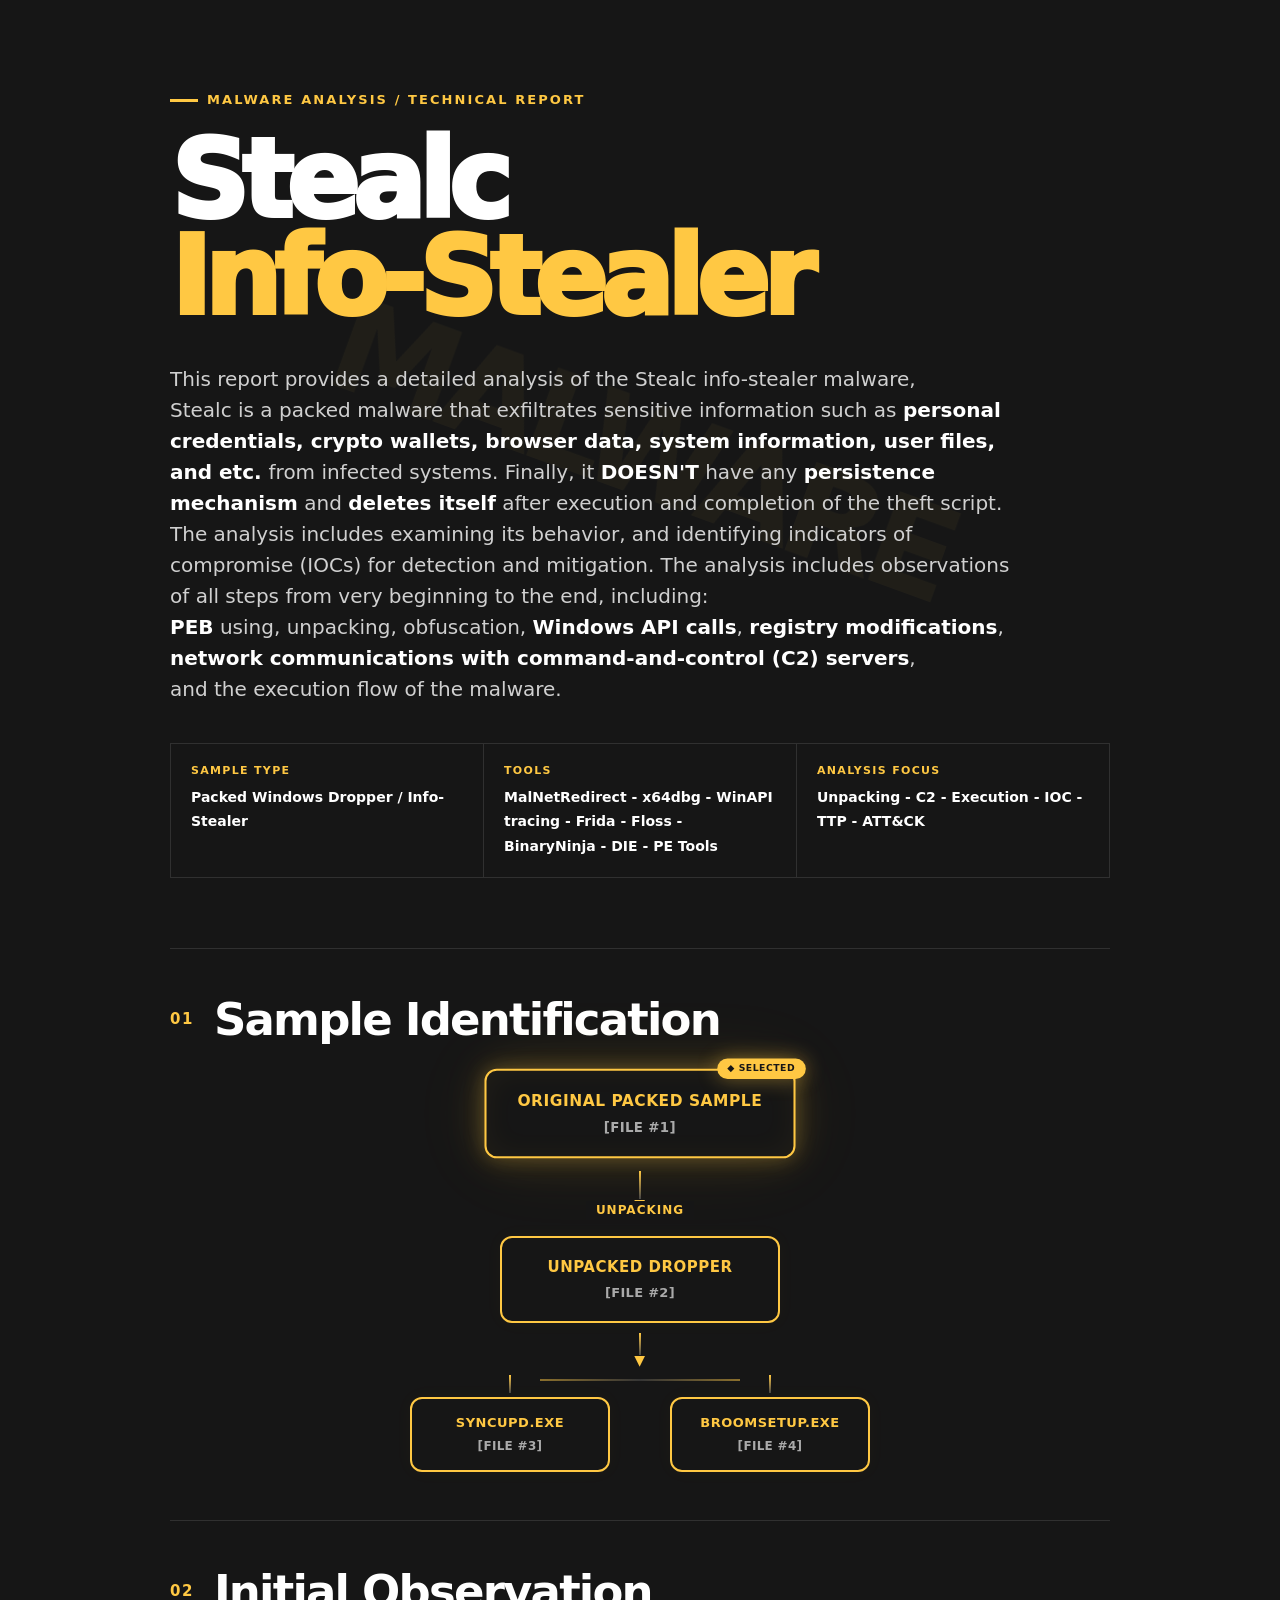
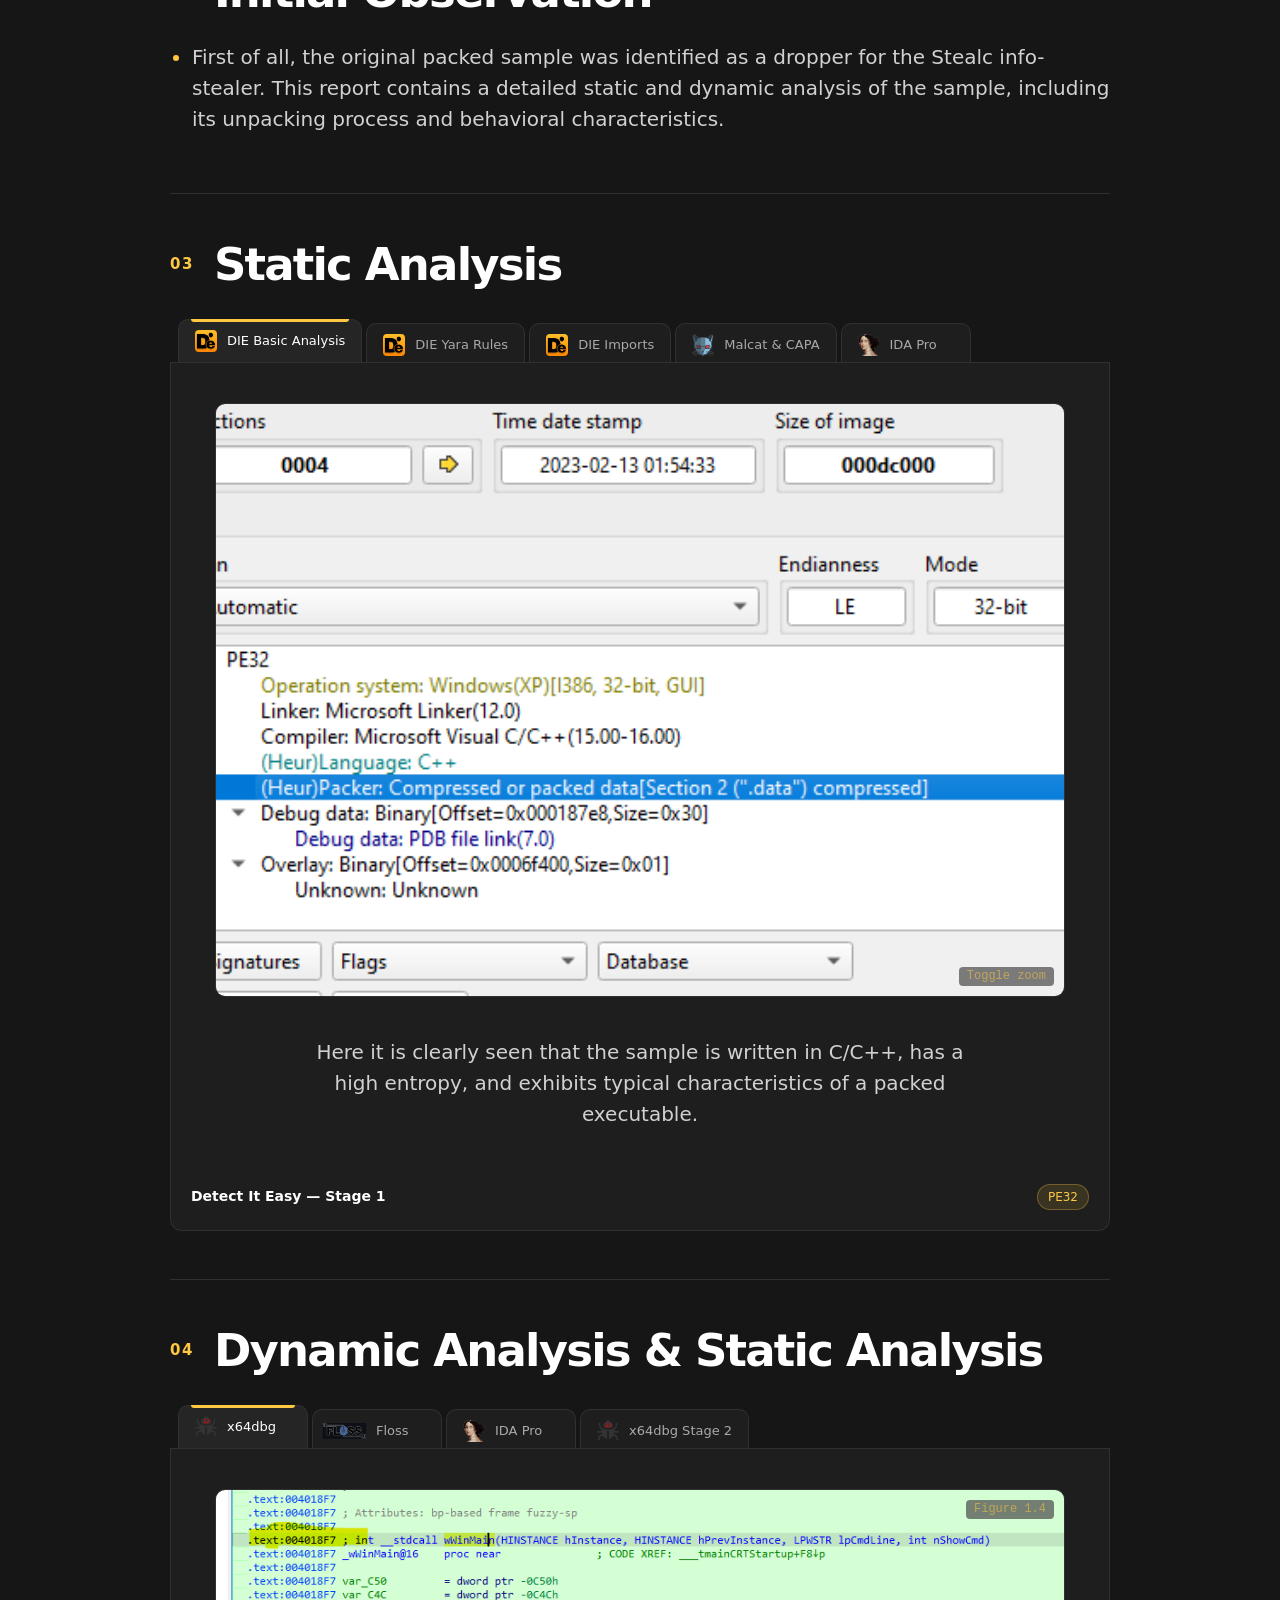
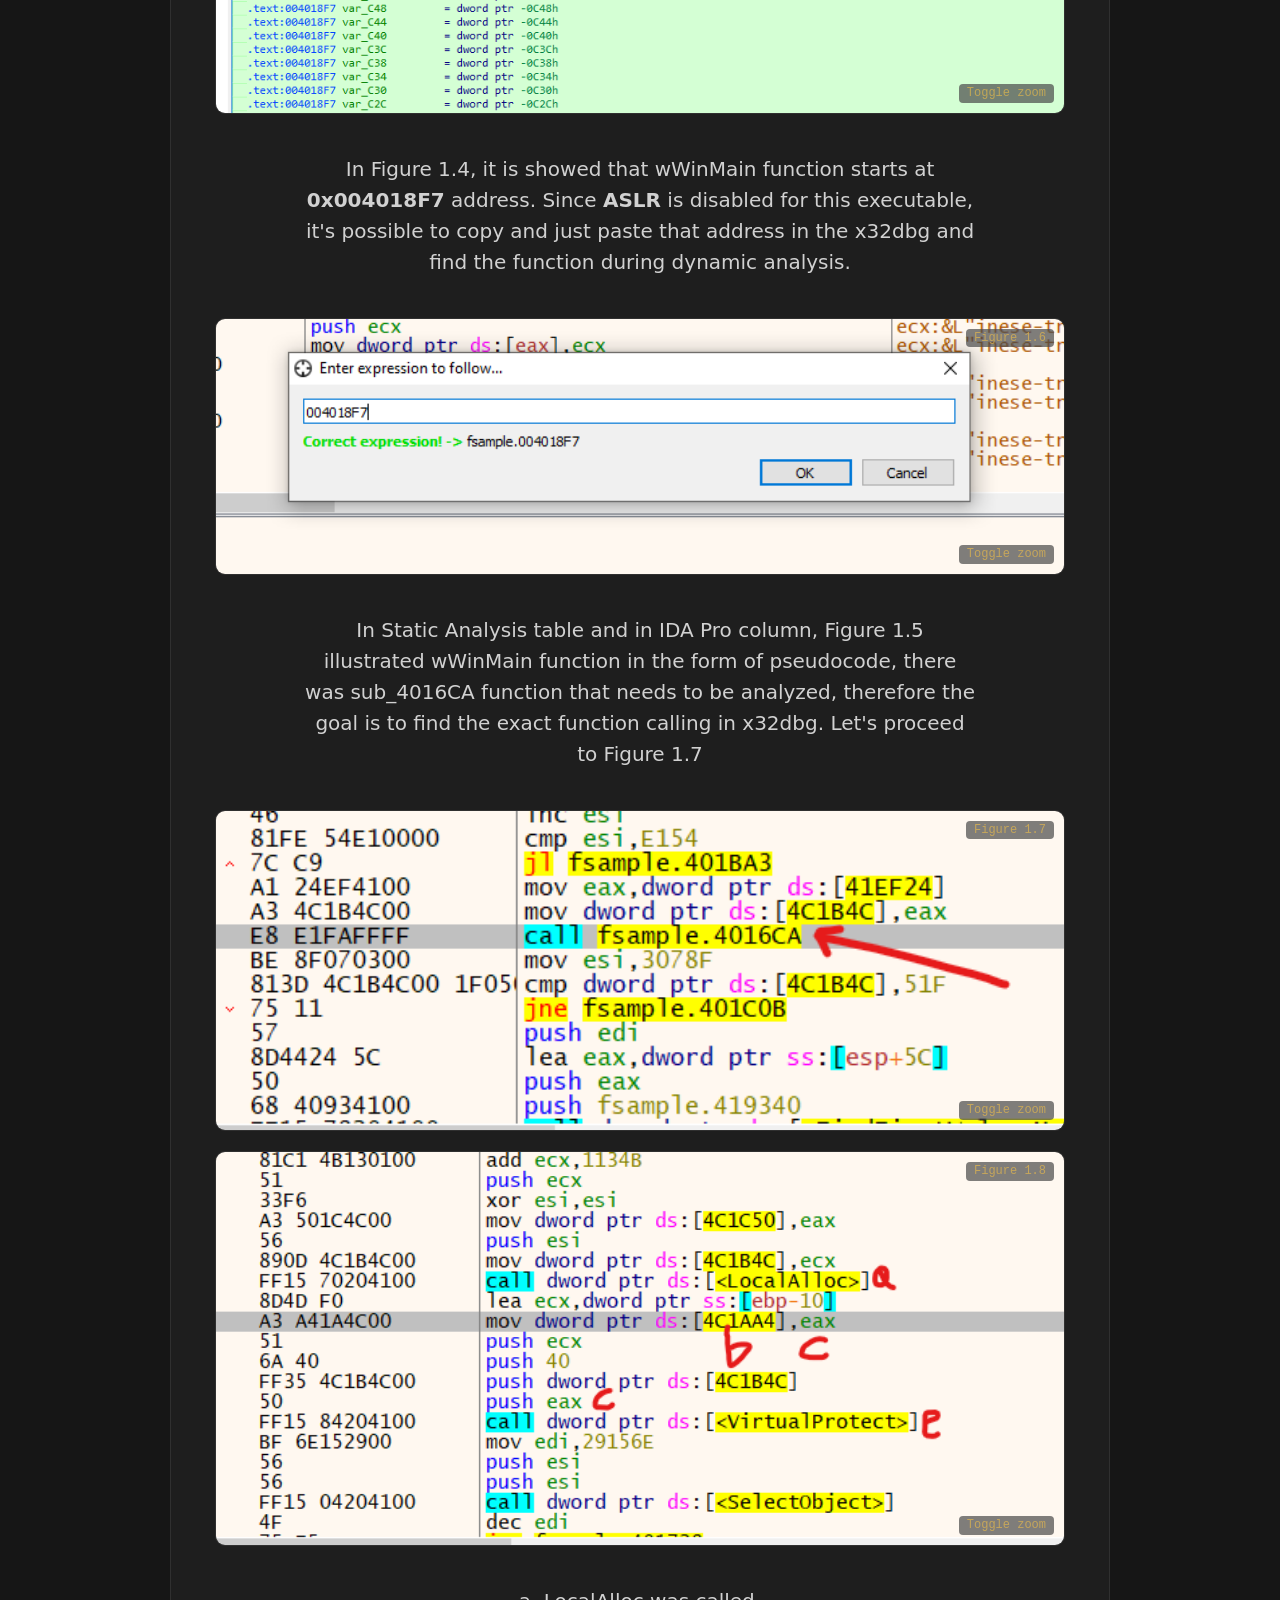
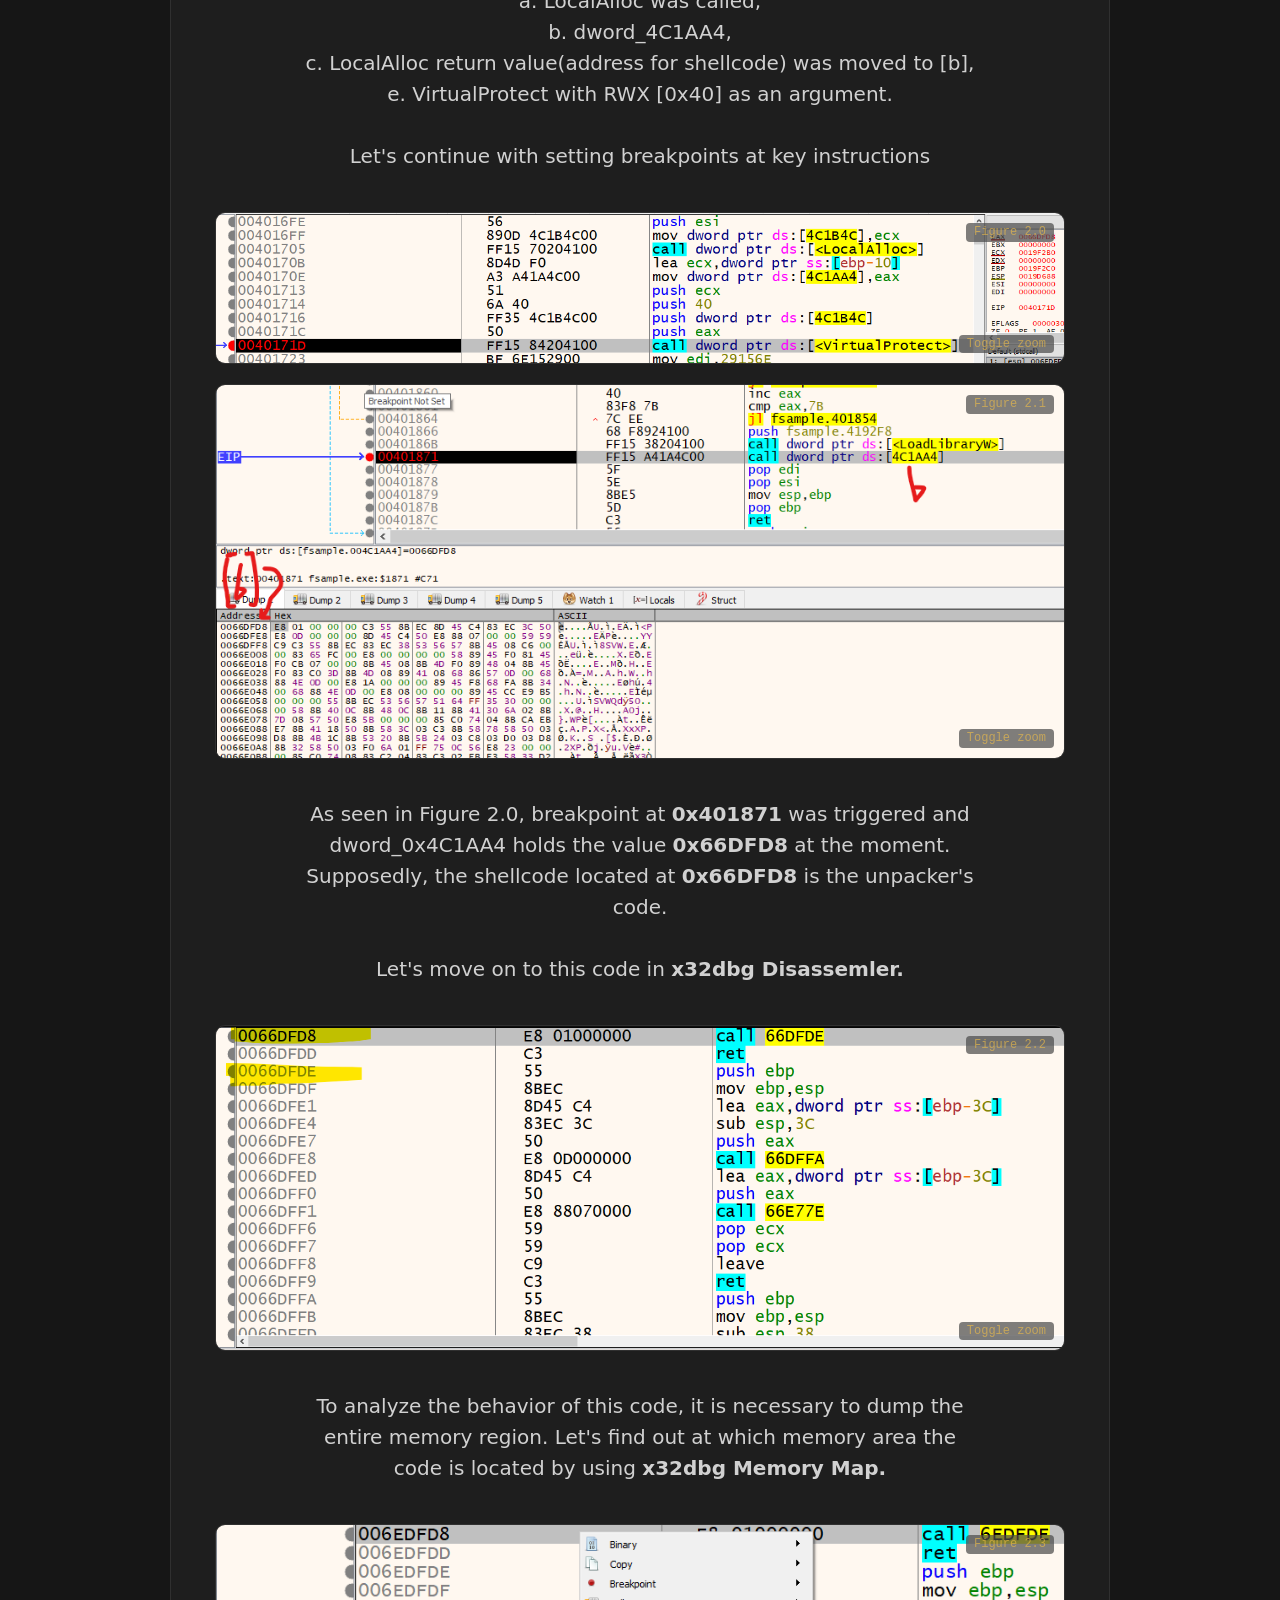
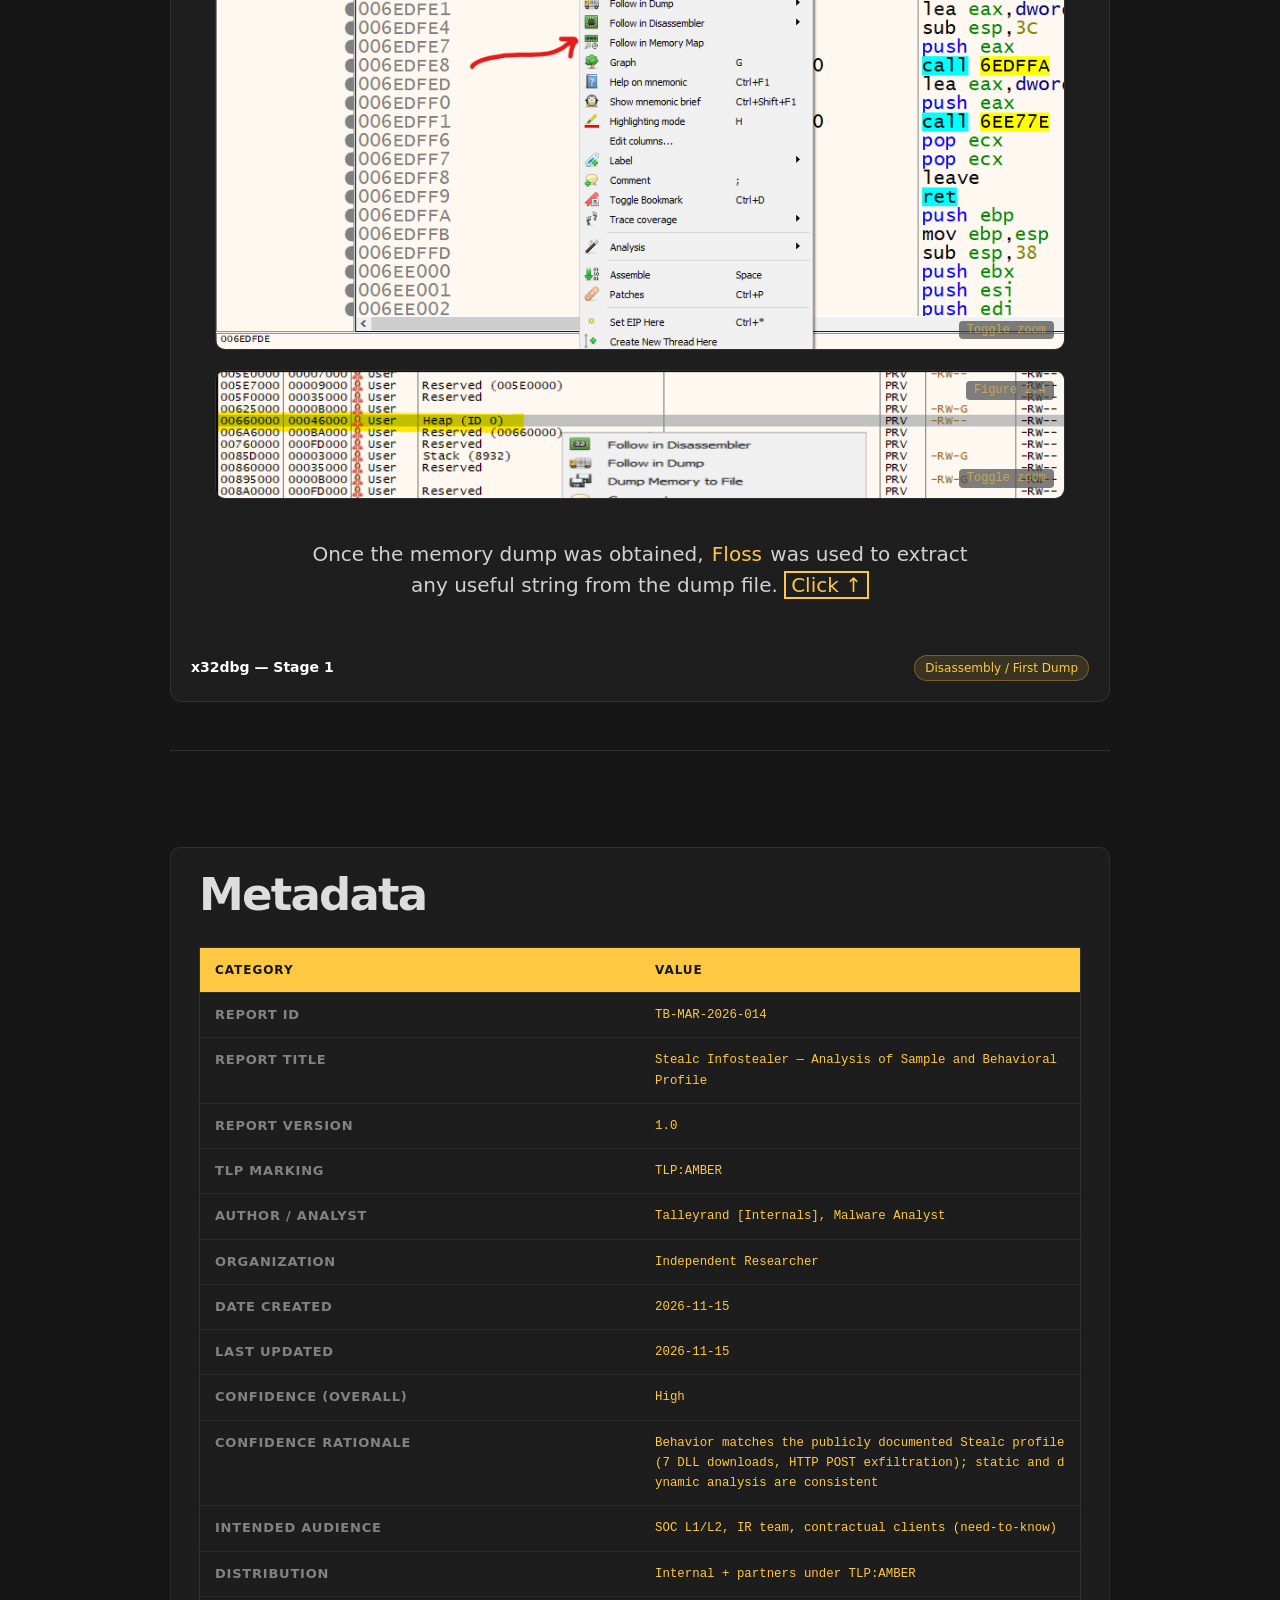
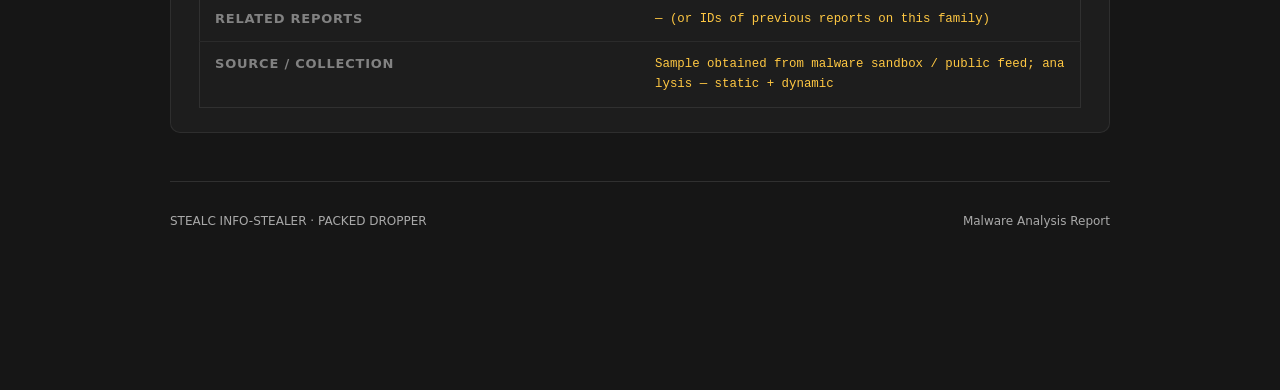
<file: StealcReport/index.html>
<!DOCTYPE html>
<html lang="en">
<head>
<meta charset="UTF-8">
<title>Stealc Info-Stealer — Malware Analysis Report</title>
<meta name="viewport" content="width=device-width, initial-scale=1.0">
<link rel="stylesheet" href="css/style.css">
<script src="js/script.js" defer></script>
</head>

<body>

<main class="container">
  <header>
    <div class="header-content">
      <div class="eyebrow">Malware Analysis / Technical Report</div>
      <h1>Stealc<br><span>Info-Stealer</span></h1>
      <p class="lead">
        This report provides a detailed analysis of the Stealc info-stealer malware,<br>
        Stealc is a packed malware that exfiltrates sensitive information such as <b>personal credentials, crypto wallets, browser data, system information, user files, and etc. </b> from infected systems.
        Finally, it <b>DOESN'T</b> have any <b>persistence mechanism</b> and <b>deletes itself</b> after execution and completion of the theft script.
        The analysis includes examining its behavior, and identifying indicators of compromise (IOCs) for detection and mitigation.

        The analysis includes observations of all steps from very beginning to the end, including:<br>
        <b>PEB</b> using, unpacking, obfuscation, <b>Windows API calls</b>, <b>registry modifications</b>,<br>
        <b>network communications with command-and-control (C2) servers</b>,<br>
        and the execution flow of the malware.
      </p>

      <div class="meta">
        <div>
          <span class="label">Sample Type</span>
          <span class="value">Packed Windows Dropper / Info-Stealer</span>
        </div>
        <div>
          <span class="label">Tools</span>
          <span class="value">MalNetRedirect - x64dbg - WinAPI tracing - Frida - Floss - BinaryNinja - DIE - PE Tools</span>
        </div>
        <div>
          <span class="label">Analysis Focus</span>
          <span class="value">Unpacking - C2 - Execution - IOC - TTP - ATT&CK</span>
        </div>
      </div>
    </div>
  </header>

  <section>
    <div class="section-head">
      <div class="number">01</div>
      <h2>Sample Identification</h2>
    </div>
    <div class="diagram">

      <!-- Блок #1 - ORIGINAL PACKED SAMPLE -->
      <div class="box box-top" data-box="1">
        <div class="box-title">ORIGINAL PACKED SAMPLE</div>
        <div class="box-sub"><strong>[FILE #1]</strong></div>
        <div class="tooltip">
          <div class="tip-title">📦 Original Packed Sample</div>
          <div class="tip-row">
            <span class="tip-label">SHA-256</span>
            <span class="tip-value highlight">c173cfcb0adfa3013a398638789bf4350601cce0e1c55a456d98311543062f82</span>
          </div>
          <div class="tip-row">
            <span class="tip-label">File Size</span>
            <span class="tip-value">445.00 KB (455681 bytes)</span>
          </div>
          <div class="tip-row">
            <span class="tip-label">Format</span>
            <span class="tip-value">PE32 / 32-bit GUI</span>
          </div>
          <div class="tip-row">
            <span class="tip-label">Target OS</span>
            <span class="tip-value">Windows XP / I386</span>
          </div>
          <div class="tip-row">
            <span class="tip-label">Linker</span>
            <span class="tip-value">Microsoft Linker 12.0</span>
          </div>
          <div class="tip-row">
            <span class="tip-label">Compiler</span>
            <span class="tip-value">Microsoft Visual C/C++ 15.00–16.00</span>
          </div>
          <div class="tip-row">
            <span class="tip-label">Language</span>
            <span class="tip-value">C++</span>
          </div>
          <div class="tip-row">
            <span class="tip-label">Packer</span>
            <span class="tip-value danger">Compressed/packed data — Section 2 (.data)</span>
          </div>
          <div class="tip-row">
            <span class="tip-label">Debug Data</span>
            <span class="tip-value">PDB file link (7.0)</span>
          </div>
        </div>
      </div>

      <!-- Стрелка -->
      <div class="arrow-down">
        <div class="line"></div>
        <span class="label">UNPACKING</span>
      </div>

      <!-- Блок #2 - UNPACKED DROPPER -->
      <div class="box" data-box="2">
        <div class="box-title">UNPACKED DROPPER</div>
        <div class="box-sub"><strong>[FILE #2]</strong></div>
        <div class="tooltip">
          <div class="tip-title">💣 Unpacked Dropper</div>
          <div class="tip-row">
            <span class="tip-label">SHA-256</span>
            <span class="tip-value highlight">7ce39273e3ff8f6035cb3ae85be9c2fc8ea238f521cb32bea54008d9fd0369da</span>
          </div>
          <div class="tip-row">
            <span class="tip-label">File Size</span>
            <span class="tip-value">428.40 KB (438681 bytes)</span>
          </div>
          <div class="tip-row">
            <span class="tip-label">Format</span>
            <span class="tip-value">PE32 / 32-bit GUI</span>
          </div>
          <div class="tip-row">
            <span class="tip-label">Target OS</span>
            <span class="tip-value">Windows XP / I386</span>
          </div>
          <div class="tip-row">
            <span class="tip-label">Linker</span>
            <span class="tip-value">Microsoft Linker 14.16.27051</span>
          </div>
          <div class="tip-row">
            <span class="tip-label">Compiler</span>
            <span class="tip-value">Visual C/C++ 19.16.27051</span>
          </div>
          <div class="tip-row">
            <span class="tip-label">Toolchain</span>
            <span class="tip-value">Microsoft Visual Studio 2017 15.9</span>
          </div>
          <div class="tip-row">
            <span class="tip-label">Language</span>
            <span class="tip-value">C/C++</span>
          </div>
          <div class="tip-row">
            <span class="tip-label">Protector</span>
            <span class="tip-value danger">Generic / High Entropy</span>
          </div>
        </div>
      </div>

      <!-- Стрелка вниз -->
      <div class="arrow-down" style="padding: 2px 0 0 0;">
        <div class="line" style="height: 22px;"></div>
      </div>

      <!-- Разветвление -->
      <div class="branch">
        <div class="branch-item">
          <div class="box">
            <div class="box-title">syncUpd.exe</div>
            <div class="box-sub"><strong>[FILE #3]</strong></div>
            <div class="tooltip">
              <div class="tip-title">🔄 syncUpd.exe</div>
              <div class="tip-row"><span class="tip-label">Имя:</span><span class="tip-value">syncUpd.exe</span></div>
              <div class="tip-row"><span class="tip-label">Размер:</span><span class="tip-value">45,056 байт</span></div>
              <div class="tip-row"><span class="tip-label">MD5:</span><span class="tip-value">c3f9...8d1a</span></div>
              <div class="tip-row"><span class="tip-label">Маскировка:</span><span class="tip-value highlight">Системный процесс синхронизации</span></div>
              <div class="tip-row"><span class="tip-label">C2 IP:</span><span class="tip-value danger">185.234.17.45</span></div>
              <div class="tip-row"><span class="tip-label">Порт:</span><span class="tip-value danger">443</span></div>
              <div class="tip-row"><span class="tip-label">Протокол:</span><span class="tip-value">HTTPS (маскировка)</span></div>
              <div class="tip-row"><span class="tip-label">Домен:</span><span class="tip-value danger">cdn-update.microsoft-aws.com</span></div>
              <div class="tip-row"><span class="tip-label">Тип:</span><span class="tip-value danger">Backdoor.Agent</span></div>
              <div class="tip-row"><span class="tip-label">Персистентность:</span><span class="tip-value success">✅ Планировщик задач</span></div>
            </div>
          </div>
        </div>

        <div class="branch-item">
          <div class="box">
            <div class="box-title">BroomSetup.exe</div>
            <div class="box-sub"><strong>[FILE #4]</strong></div>
            <div class="tooltip">
              <div class="tip-title">🧹 BroomSetup.exe</div>
              <div class="tip-row"><span class="tip-label">Имя:</span><span class="tip-value">BroomSetup.exe</span></div>
              <div class="tip-row"><span class="tip-label">Размер:</span><span class="tip-value">67,872 байт</span></div>
              <div class="tip-row"><span class="tip-label">MD5:</span><span class="tip-value">e7a2...4f9b</span></div>
              <div class="tip-row"><span class="tip-label">Маскировка:</span><span class="tip-value highlight">Утилита очистки системы</span></div>
              <div class="tip-row"><span class="tip-label">C2 IP:</span><span class="tip-value danger">94.156.89.33</span></div>
              <div class="tip-row"><span class="tip-label">Порт:</span><span class="tip-value danger">8080</span></div>
              <div class="tip-row"><span class="tip-label">Протокол:</span><span class="tip-value">HTTP (шифрованный)</span></div>
              <div class="tip-row"><span class="tip-label">Домен:</span><span class="tip-value danger">cleaner-update.net</span></div>
              <div class="tip-row"><span class="tip-label">Тип:</span><span class="tip-value danger">InfoStealer</span></div>
              <div class="tip-row"><span class="tip-label">Цели:</span><span class="tip-value">Браузеры, криптокошельки, SSH</span></div>
              <div class="tip-row"><span class="tip-label">Доп. IP:</span><span class="tip-value danger">45.33.22.11 (резервный)</span></div>
            </div>
          </div>
        </div>
      </div>

    </div>
  </section>

  <div class="unpacked-dropper-sample">
    <section>
      <div class="section-head">
        <div class="number">02</div>
        <h2>Initial Observation</h2>
      </div>
      <ul>
        <li>The original packed sample was identified as a dropper for the Stealc info-stealer.
        It was manually unpacked to reveal the dropper's behavior, including registry modification,
        payload download, and execution.</li>
        <li>Packed sample of <strong>Stealc info-stealer</strong> was analyzed.</li>
        <li>Manual unpacking was performed using <strong>x64dbg</strong>, with <strong>VirtualAlloc</strong> traced to observe memory allocation.</li>
        <li>The dropper's PE image was dumped from process memory.</li>
      </ul>
    </section>

    <section>
      <div class="section-head">
        <div class="number">03</div>
        <h2>Imported Libraries &amp; Functions</h2>
      </div>

      <div class="grid">
        <div class="card">
          <strong>Ws2_32.dll</strong>
          <p>Networking-related functions.</p>
        </div>
        <div class="card">
          <strong>Shell32.dll</strong>
          <p>Shell execution functions.</p>
        </div>
      </div>

      <h3>Registry Manipulation</h3>
      <table>
        <thead>
          <tr><th>API</th><th>Observed use</th></tr>
        </thead>
        <tbody>
          <tr><td>RegCreateKeyExA</td><td>Creates the observed registry key.</td></tr>
          <tr><td>RegSetValueExA</td><td>Sets the installation marker.</td></tr>
        </tbody>
      </table>

      <h3>Registry Activity</h3>
      <div class="ioc">
        <div class="type">Registry Key</div>
        <div class="indicator">HKCU\Software\BroomCleaner</div>
      </div>
      <div class="ioc">
        <div class="type">Registry Value</div>
        <div class="indicator">Installed = 1</div>
      </div>
    </section>

    <section>
      <div class="section-head">
        <div class="number">04</div>
        <h2>Network Activity</h2>
      </div>

      <p>Observed remote endpoints used by the dropper for payload delivery:</p>

      <div class="ioc">
        <div class="type">C2 / Payload</div>
        <div class="indicator">hxxp://185.172.128[.]59/syncUpd.exe</div>
        <div class="subind">[HTTP Request]
GET /syncUpd.exe HTTP/1.1
Host: 185.172.128.59
User-Agent: Mozilla/5.0 (Windows NT 10.0; Win64; x64) AppleWebKit/537.36 (KHTML, like Gecko) Chrome/122.0.6261.129 Safari/537.36</div>
      </div>

      <div class="ioc">
        <div class="type">C2 / Payload</div>
        <div class="indicator">hxxp://185.172.128[.]228/BroomSetup.exe</div>
        <div class="subind">[HTTP Request]
GET /BroomSetup.exe HTTP/1.1
Host: 185.172.128.228
User-Agent: Mozilla/5.0 (Windows NT 10.0; Win64; x64) AppleWebKit/537.36 (KHTML, like Gecko) Chrome/122.0.6261.129 Safari/537.36</div>
      </div>

      <div class="ioc">
        <div class="type">C2</div>
        <div class="indicator">hxxp://185.172.128[.]90/cpa/ping.php</div>
      </div>
      <div class="ioc">
        <div class="type">C2</div>
        <div class="indicator">hxxp://185.172.128[.]228/ping.php</div>
      </div>

      <h3>Additional Payloads</h3>
      <p>Downloads <strong>BroomSetup.exe</strong> after fetching <strong>syncUpd.exe</strong>.</p>
    </section>

    <section>
      <div class="section-head">
        <div class="number">05</div>
        <h2>Execution Flow</h2>
      </div>

      <div class="flow">
        <div class="step">
          <div class="step-num">01 / UNPACKING DROPPER PE</div>
          <div class="step-title">Packed Sample</div>
        </div>
        <div class="step">
          <div class="step-num">02 / Installation Artifact</div>
          <div class="step-title">Modify Registry (Marker/Flag)</div>
        </div>
        <div class="step">
          <div class="step-num">03 / DOWNLOAD</div>
          <div class="step-title">Payloads Delivery</div>
        </div>
        <div class="step">
          <div class="step-num">04 / EXECUTE</div>
          <div class="step-title">ShellExecuteExA / Payload Execution</div>
        </div>
      </div>

      <div class="callout">
        <strong>Observed execution</strong>
        <p>
          After download, the dropper executes <code>syncUpd.exe(u5vg.0.exe)</code> and
          <code>BroomSetup.exe(u5vg.1.exe)</code> via <code>ShellExecuteExA</code>.
        </p>
      </div>
    </section>

    <section>
      <div class="section-head">
        <div class="number">06</div>
        <h2>Behavioral Summary</h2>
      </div>

      <table>
        <thead>
          <tr><th>Behavior</th><th>Observed Activity</th></tr>
        </thead>
        <tbody>
          <tr>
            <td>Registry Modification</td>
            <td>Registry key creation establishes an installation marker.</td>
          </tr>
          <tr>
            <td>Payload Delivery</td>
            <td>Connects to multiple remote endpoints to fetch executables.</td>
          </tr>
          <tr>
            <td>Execution</td>
            <td>Uses Shell32 API to execute dropped files.</td>
          </tr>
          <tr>
            <td>Stealth / Packing</td>
            <td>Packed sample required manual unpacking to reveal dropper logic.</td>
          </tr>
        </tbody>
      </table>
    </section>

    <section>
      <div class="section-head">
        <div class="number">07</div>
        <h2>MITRE ATT&CK</h2>
      </div>

      <table>
        <thead>
          <tr><th>ID</th><th>Indicator</th></tr>
        </thead>
        <tbody>
          <tr><td>T1112</td><td><code>[Modify Registry] Windows Registry Key Creation</code></td></tr>
          <tr><td>T1112</td><td><code>[Modify Registry] Windows Registry Key Creation</code></td></tr>
          <tr><td>T1105</td><td><code>[Ingress Tool Transfer] Remote Payload Download</code></td></tr>
          <tr><td>T1027.002</td><td><code>[Obfuscated Files or Information / Stealth] Software Packing</code></td></tr>
        </tbody>
      </table>
    </section>

    <section>
      <div class="section-head">
        <div class="number">08</div>
        <h2>Indicators of Compromise</h2>
      </div>

      <table>
        <thead>
          <tr><th>Category</th><th>Indicator</th></tr>
        </thead>
        <tbody>
          <tr><td>Registry Key</td><td><code>HKCU\Software\BroomCleaner</code></td></tr>
          <tr><td>Registry Value</td><td><code>Installed = 1</code></td></tr>
          <tr><td>Network</td><td><code>185.172.128.59 - RU</code></td></tr>
          <tr><td>Network</td><td><code>185.172.128.90 - RU</code></td></tr>
          <tr><td>Network</td><td><code>185.172.128.228 - RU</code></td></tr>
          <tr><td>Dropped File</td><td><code>C:\Users\&lt;[username]&gt;\AppData\Local\Temp\u5vg.0.exe (The first PE file [syncUpd.exe] from endpoint)</code></td></tr>
          <tr><td>Dropped File</td><td><code>C:\Users\&lt;[username]&gt;\AppData\Local\Temp\u5vg.1.exe (The second PE file [BroomSetup.exe] from endpoint)</code></td></tr>
        </tbody>
      </table>

      <div class="callout">
        <strong>Analyst Note</strong>
        <p>
          This report records the observations and indicators supplied for the analyzed sample.
        </p>
      </div>
    </section>
  </div>

  <div class="packed-dropper-sample">
    <section>
      <div class="section-head">
        <div class="number">02</div>
        <h2>Initial Observation</h2>
      </div>
      <ul>
        <li>First of all, the original packed sample was identified as a dropper for the Stealc info-stealer.
        This report contains a detailed static and dynamic analysis of the sample, including its unpacking process and behavioral characteristics.</li>
      </ul>
    </section>

    <section>
      <div class="section-head">
        <div class="number">03</div>
        <h2>Static Analysis</h2>
      </div>
      
      <!-- ========== TABS (CSS-only) ========== -->
      <div class="tabs">
        <input type="radio" name="static-tab" id="st-die" checked>
        <input type="radio" name="static-tab" id="st-pe">
        <input type="radio" name="static-tab" id="st-sec">
        <input type="radio" name="static-tab" id="st-mcapa">
        <input type="radio" name="static-tab" id="st-ida">

        <div class="tabs__bar" role="tablist">
          <label class="tab" for="st-die" role="tab">
            <img class="tab__thumb" src="img/die.jfif" alt="">
            <span class="tab__title">DIE Basic Analysis</span>
          </label>
          <label class="tab" for="st-pe" role="tab">
            <img class="tab__thumb" src="img/die.jfif" alt="">
            <span class="tab__title">DIE Yara Rules</span>
          </label>
          <label class="tab" for="st-sec" role="tab">
            <img class="tab__thumb" src="img/die.jfif" alt="">
            <span class="tab__title">DIE Imports</span>
          </label>

          <label class="tab" for="st-mcapa" role="tab">
            <img class="tab__thumb" src="img/malcat_icon.png" alt="">
            <span class="tab__title">Malcat & CAPA</span>
          </label>
          
          <label class="tab" for="st-ida" role="tab">
            <img class="tab__thumb" src="img/IDAIcon.png" alt="">
            <span class="tab__title">IDA Pro</span>
          </label>
        </div>

        <div class="tabs__panels">
          <div class="panel" data-panel="die">
            <div class="static_images_block">
            <div class="die-image1">
              <img src="img/DIE-STAGE1.png" alt="Static Analysis - DIE Stage 1" class="die-stage1">
            </div>
            <p>Here it is clearly seen that the sample is written in C/C++, has a high entropy, and exhibits typical characteristics of a packed executable.</p>
          </div>
            <div class="panel__caption">
              <strong>Detect It Easy — Stage 1</strong>
              <span class="panel__tag">PE32</span>
            </div>
          </div>


          <div class="panel" data-panel="pe">
            <div class="static_images_block">
            <div class="die-image1">
              <img src="img/DIE-YARA-STAGE1.png" alt="Static Analysis - DIE Stage 1" class="die-stage2">
              </div>
              <p>Yara rules for detecting cryptographic operations in the sample. It is explicitly seen that there are multiple crypto signatures.</p>
            </div>
            <div class="panel__caption">
              <strong>Detect It Easy — Stage 2</strong>
              <span class="panel__tag">PE32</span>
            </div>
          </div>


          <div class="panel" data-panel="sec">
             <div class="static_images_block">
                <div class="die-image1">
                  <img src="img/DIE-VIRTUALALLOCFUNCS.png" alt="Static Analysis - DIE Stage 1" class="die-stage3">
                </div>
                <p>Frequently, a packer allocates and changes memory using Virtual* functions to prepare a space for the unpacked code.
                  So, it is nessary to trace the VirtualAlloc, VirtualProtect, and other related functions such as LocalAlloc, HeapAlloc and etc.
                    to determine where the unpacker is going to write the code.
                </p>
            </div>

            <div class="static_images_block">
                <div class="die-image1">
                  <img src="img/DIE-DEBUGGER_IMPORTS.png" alt="Static Analysis - DIE Stage 1" class="die-stage3">
                </div>
                <p>These are the imports associated with debugger detection mechanisms - old and ineffective approaches.</p>
                
            </div>

            <div class="panel__caption">
              <strong>Detect It Easy — Stage 3</strong>
              <span class="panel__tag">PE32</span>
            </div>
          </div>

          <div class="panel" data-panel="mcapa">
             <div class="static_images_block">
                <div class="die-image1 bgzoom">
                  <img src="img/MALCAT-METADATA.png" alt="Static Analysis - DIE Stage 1" class="die-stage4">
                </div>
                <div class="die-image1 bgzoom">
                  <img src="img/mcapa.png" alt="Static Analysis - DIE Stage 1" class="die-stage5">
                </div>

                <p>CAPA analysis indicates the presence of dynamic RWX allocation in the sample.</p>
            </div>

            <div class="panel__caption">
              <strong>Malcat — Stage 1</strong>
              <span class="panel__tag">PE32</span>
            </div>
          </div>


         <div class="panel" data-panel="ida">
             <div class="static_images_block">

                <div class="die-image1 bgzoom">
                  <span class="figuren">Figure 1.5</span>
              
                  <img src="img/IDA-FIRST-WMAIN-JUNK-CODE.png" alt="Static Analysis - DIE Stage 1" class="die-stage4">
                </div>


                <div class="die-image1 bgzoom">
                  <span class="figuren">Figure 1.1</span>
                  <img src="img/LOCAL_ALLOC_VIRTUAL_PROTECT.png" alt="Static Analysis - DIE Stage 1" class="die-stage5">
                </div>
                <p>
                  Figure 1.1 illustrates the local allocation and virtual protect calls WITH <b>PAGE_EXECUTE_READWRITE</b> (0x40u) argument.<br>
                  LocalAlloc allocates memory and its address is assigned to a dword_4C1AA4 variable, keep it in mind for later analysis.
                </p>


                <div class="die-image1 bgzoom">
                  <span class="figuren">Figure 1.2</span>

                  <img src="img/RETURN_TRANSIT_CONTROL_TO_UNPACKING_CODE.png" alt="Static Analysis - DIE Stage 1" class="die-stage5">
                </div>

                <div class="die-image1 bgzoom">
                  <span class="figuren">Figure 1.3</span>

                  <img src="img/IDA-LAST.png" alt="Static Analysis - DIE Stage 1" class="die-stage5">
                </div>

                <p>
                   Finally, in Figure 1.2, a function is called via dword_4C1AA4, which has not been assigned a value yet. Therefore, let's proceed with dynamic analysis.
                </p>

            </div>

            <div class="panel__caption">
              <strong>IDA Pro — Stage 1</strong>
              <span class="panel__tag">Pseudo-code</span>
            </div>
          </div>



        </div>
      </div>
      <!-- ========== /TABS ========== -->



    


    </section>
    
    
    <section>


      <div id="DynamicAnalysis" class="section-head">
        <div class="number">04</div>
        <h2>Dynamic Analysis & Static Analysis</h2>
      </div>

      <div class="tabs">
        <input type="radio" name="static-tab2" id="st-xdbg" checked > 
        <input type="radio" name="static-tab2" id="st-floss"> 
        <input type="radio" name="static-tab2" id="st-idapro"> 
        <input type="radio" name="static-tab2" id="st-xdbg2"> 

        <div class="tabs__bar" role="tablist">
          <label class="tab" for="st-xdbg" role="tab">
            <img class="tab__thumb" src="img/xdbg.ico.ico" alt="">
            <span class="tab__title">x64dbg</span>
          </label>

          <label class="tab" for="st-floss" role="tab">
            <img class="tab__thumb floss" src="img/FLOSS_ICO.png" alt="">
            <span class="tab__title floss">Floss</span>
          </label>
    
          <label class="tab" for="st-idapro" role="tab">
            <img class="tab__thumb" src="img/IDAIcon.png" alt="">
            <span class="tab__title">IDA Pro</span>
          </label>

            <label class="tab" for="st-xdbg2" role="tab">
            <img class="tab__thumb" src="img/xdbg.ico.ico" alt="">
            <span class="tab__title">x64dbg Stage 2</span>
          </label>
        </div>

        <div class="tabs__panels">
                        <div class="panel" data-panel="d_xdbg">
                                      <div class="static_images_block">

                                        <div class="die-image1 bgzoom">
                                          <span class="figuren">Figure 1.4</span>
                                          <img src="img/idawwinmain.png" alt="dynalys" class="die-stage4">
                                        </div>
                                        <p>In Figure 1.4, it is showed that wWinMain function starts at <b>0x004018F7</b> address.
                                          Since <b>ASLR</b> is disabled for this executable, it's possible to copy and just paste that address in the x32dbg and find the function during dynamic analysis. </p>
                                      
                                        <div class="die-image1 bgzoom">
                                            <span class="figuren">Figure 1.6</span>
                                            <img src="img/XDBG-GotoExpressionIda.png" alt="dynalys" class="die-stage4">
                                        </div>
                                            <p>In Static Analysis table and in IDA Pro column, Figure 1.5 illustrated wWinMain function in the form of pseudocode, 
                                              there was sub_4016CA function that needs to be analyzed, therefore the goal is to find the exact function calling in x32dbg. Let's proceed to Figure 1.7</p>
                                      
                                        <div class="die-image1 bgzoom">
                                            <span class="figuren">Figure 1.7</span>
                                            <img src="img/CAFUNC.png" alt="dynalys" class="die-stage4">
                                        </div>
                                        
                                        <div class="die-image1 bgzoom">
                                            <span class="figuren">Figure 1.8</span>
                                            <img src="img/XDBG-ALLOC-PROTECT.png" alt="dynalys" class="die-stage4">
                                        </div>
                                        <p>a. LocalAlloc was called,<br> b. dword_4C1AA4,
                                          <br>c. LocalAlloc return value(address for shellcode) was moved to [b],
                                          <br>e. VirtualProtect with RWX [0x40] as an argument.
                                          <br><br>Let's continue with setting breakpoints at key instructions
                                          
                                          
                                          </p>
                                      
                                        <!--<div class="die-image1 bgzoom">
                                            <span class="figuren">Figure 1.8</span>
                                          <img src="img/XDBG-LOCALALLOC-BREAKPOINT.png" alt="dynalys" class="die-stage4">
                                        </div>
                                        <div class="die-image1 bgzoom">
                                                          <span class="figuren">Figure 1.9</span>
                                            <img src="img/XDBGAC-BREAKPOINT.png" alt="dynalys" class="die-stage4">
                                        </div>-->

                                        <div class="die-image1 bgzoom">
                                            <span class="figuren">Figure 2.0</span>
                                            <img src="img/VRALC-BREAKPOINT.png" alt="dynalys" class="die-stage4">
                                        </div>

                                        <div class="die-image1 bgzoom">
                                            <span class="figuren">Figure 2.1</span>
                                            <img src="img/XDBG-A4-CONTAIN-DUMP.png" alt="dynalys" class="die-stage4">
                                        </div>
                                        <p>
                                          As seen in Figure 2.0, breakpoint at <b>0x401871</b> was triggered 
                                          and dword_0x4C1AA4 holds the value <b>0x66DFD8</b> at the moment.      
                                          <br>Supposedly, the shellcode located at <b>0x66DFD8</b> is the unpacker's code. 
                                          <br><br>Let's move on to this code in <b>x32dbg Disassemler.</b>
                                        </p>
                                        <div class="die-image1 bgzoom">
                                            <span class="figuren">Figure 2.2</span>
                                            <img src="img/DISASM-A4D8-CODE.png" alt="dynalys" class="die-stage4">
                                        </div>
                                        <p>
                                          To analyze the behavior of this code, it is necessary to dump the entire memory region.
                                          Let's find out at which memory area the code is located by using <b>x32dbg Memory Map.</b> 
                                        </p>
                                        <div class="die-image1 bgzoom">
                                            <span class="figuren">Figure 2.3</span>
                                            <img src="img/using memory map.png" alt="dynalys" class="die-stage4">
                                        </div>
                                        <div class="die-image1 bgzoom">
                                            <span class="figuren">Figure 2.4</span>
                                            <img src="img/MEMORYDUMP_OF_CODE.png" alt="dynalys" class="die-stage4">
                                        </div>
                                        <p>
                                          Once the memory dump was obtained, <a href="https://github.com/mandiant/flare-floss">Floss</a>
                                          was used to extract any useful string from the dump file.  
                                        
                                           <a class="goToFloss" href="#DynamicAnalysis"> Click <span>↑</span> </a>       
                                        </p>
                                        
                                      </div>

                                      <div class="panel__caption">
                                        <strong>x32dbg — Stage 1</strong>
                                          <span class="panel__tag">Disassembly / First Dump</span>
                                      </div>

                        </div>

                        <div class="panel" data-panel="floss">
                              <div class="static_images_block">
                                <div class="die-image1 bgzoom">
                                    <span class="figuren">Figure 2.5</span>
                                    <img src="img/STRING_CHECK_DUMPAREA.png" alt="dynalys" class="die-stage4">
                                </div>
                                <p>It's clearly showed that there were used a few noticeable Win API functions:
                                  <b> VirtualAlloc, CreateToolhelp32Snapshot, Module32First</b><br><br>
                                  Now, there is a hint about what is going to do that dumped code.
                                  </p>
                              
                              </div>

                              <div class="panel__caption">
                                <strong>FLARE Obfuscated String Solver — Stage 1</strong>
                                <span class="panel__tag">String Extract</span>
                                  
                              </div>
                        </div>

                         <div class="panel" data-panel="idapro">
                              <div class="static_images_block">

                                <p>
                                   The code in the dump file starts at file_offset(+DFD8) <br>
                                   Reminding that code was at 0x6EDFD8 and the memory region was at 0x6E0000
                                   <br><br>IDA->Jump to file offset DFD8 
                                </p>

                                <div class="die-image1 bgzoom">
                                    <span class="figuren">Figure 2.6</span>
                                    <img src="img/DFD8_opcode.png" alt="dynalys" class="die-stage4">
                                </div>

                                <p>
                                    Use D and C keys to make it a code or data.
                                </p>

                                <div class="die-image1 bgzoom">
                                    <span class="figuren">Figure 2.7</span>
                                    <img src="img/DMPFILE_DFD8_offset.png" alt="dynalys" class="die-stage4">
                                </div>
                              
                               
                                <div class="die-image1 bgzoom">
                                    <span class="figuren">Figure 2.8</span>
                                    <img src="img/DFFAPSCODE__MAPPING_STRUCT.png" alt="dynalys" class="die-stage4">
                                </div>

                                 <div class="die-image1 bgzoom">
                                    <span class="figuren">Figure 2.9</span>
                                    <img src="img/PEB_WALKING_FUNC_READFS.png" alt="dynalys" class="die-stage4">
                                </div>
                                <p>It's not necessary to understand this pseudocode entirely.
                                   Enough to know what it means to do.
                                  <br>
                                  <br>
                                  <b>__readfsdword(0x30)</b> is an MSVC intrinsic (a built-in function) 
                                  that reads a 32-bit value from memory at offset 0x30 relative 
                                  to the FS segment register (pointer to <b>TEB</b>). In the context of 32-bit
                                  Windows (x86), this is the standard way to obtain the address of 
                                  the current process's <b>PEB</b> (Process Environment Block).
                                  <br>
                                  <br>
                                  
                                  <b>Bypassing API hooks</b>: <b>AV</b> and <b>EDR</b> products often hook functions like
                                  GetModuleHandle or LoadLibrary. Reading the <b>PEB</b> directly allows an 
                                  attacker to walk the loaded module list (via <b>PEB->Ldr</b>)
                                  without triggering those hooks.
                                  <div class="die-image1 bgzoom">
                                    <span class="figuren">Figure 3.0</span>
                                    <img src="img/PEB_WALKING_ILLUSTRATION.jpeg" alt="dynalys" class="die-stage4">
                                  </div>


                                <p>sub_E05B is <b>PEB Walking</b> function for dynamic api resolution.
                                   It access TEB->PEB->Ldr and then finds kernel32/ntdll Libraries/Functions in a stealth way.
                                   <br>
                                   <br>
                                    As shown in F.2.8, at lines 14, 15, 18, 19  (int a1) is actually a pointer to a structure(60 bytes) 
                                    Let's make a structure by using IDA Pro. 
                                  
                                  </p>
                                <div class="die-image1 bgzoom">
                                    <span class="figuren">Figure 3.1</span>
                                    <img src="img/IDA_CREATE_STRUCT.png" alt="dynalys" class="die-stage4">
                                </div>
                                <div class="die-image1 bgzoom">
                                    <span class="figuren">Figure 3.2</span>
                                    <img src="img/MADE_STRUCT_CORRESPONDERS.png" alt="dynalys" class="die-stage4">
                                </div>
                                <div class="die-image1 bgzoom">
                                    <span class="figuren">Figure 3.3</span>
                                    <img src="img/LOCALTYPES_AND_STRUCT.png" alt="dynalys" class="die-stage4">
                                </div>
                                  <p>Now, it looks better and comprehensible. 
                                   It is possible to use that structure everywhere it's appropriate. 
                                   For example, let's go back to the parent function sub_DFDE and its _BYTE v1[60] variable.<br>
                                   In fact, it's structure a1 and it needs to be defined as a struct a1. 
                                  </p>
                                   <div class="die-image1 bgzoom">
                                    <span class="figuren">Figure 3.4</span>
                                    <img src="img/DFDECHANGED.png" alt="dynalys" class="die-stage4">
                                   </div>

                                  <div class="die-image1 bgzoom">
                                    <span class="figuren">Figure 3.5</span>
                                    <img src="img/E43DFFUNCS.png" alt="dynalys" class="die-stage4">
                                  </div>

                                   <p>
                                      In function <b>sub_E77E</b>, the malware is getting its base_mod. 
                                      <br>
                                      In <b>sub_E43D</b>, it allocates a memory region and then jumps to it. 
                                      <br>
                                      the code here not necessarily needs to be understood entirely
                                      <br>
                                      the logic is clear: the malware allocates memory, decrypts an encrypted code, then writes it to <b>RWX memory</b>, and jumps to it.
                                      <br>
                                      <br>
                                      So, it's sensible to set a breakpoint at the beginning of <b>VirtualAlloc</b> to capture PE32 File start<br>
                                      OR set it at sub_E43D. Remember that during dynamic analysis
                                      the memory region of the shellcode was found at 0x660000, so the needed function is at REGION_BASE + approx.(due to cryptographic changes) 0xE43D

                                      <br>
                                      <br>
                                      Let's move back to x32dbg and prove our hypothesis.
                                      <a class="goToFloss gtfn2" href="#DynamicAnalysis"> Click <span>↑</span></a>     
                                   </p>
                                </p>
                              
                              </div>

                              <div class="panel__caption">
                                <strong>IDA Pro — Stage 2</strong>
                                <span class="panel__tag">DumpFile Pseudocode and Structure</span>
                                  
                              </div>
                        </div>

                         <div class="panel" data-panel="xdbg2">
                            <div class="static_images_block">
                                <div class="die-image1 bgzoom">
                                    <span class="figuren">Figure 3.6</span>
                                    <img src="img/START_BREAKPOINT.png" alt="dynalys" class="die-stage4">
                                </div>
                                <div class="die-image1 bgzoom">
                                    <span class="figuren">Figure 3.7</span>
                                    <img src="img/JMP__AND__VIRTUALALLOC_BRKPOINT.png" alt="dynalys" class="die-stage4">
                                </div>
                                <div class="die-image1 bgzoom">
                                    <span class="figuren">Figure 3.8</span>
                                    <img src="img/VIRTUALALLOC_TRIGGER_BRKPOINT.png" alt="dynalys" class="die-stage4">
                                </div>

                                <div class="die-image1 bgzoom">
                                    <span class="figuren">Figure 4.0</span>
                                    <img src="img/eventually_code_in_region.png" alt="dynalys" class="die-stage4">
                                </div>

                                <div class="die-image1 bgzoom">
                                    <span class="figuren">Figure 4.1</span>
                                    <img src="img/MEMMAINREGION.png" alt="dynalys" class="die-stage4">
                                </div>

                                <p>Let's get this code dump and look at in IDA Pro, previosly, pass it throught FLOSS.</p>
                                <div class="die-image1 bgzoom">
                                    <span class="figuren">Figure 4.2</span>
                                    <img src="img/FLOSS2.png" alt="dynalys" class="die-stage4">
                                </div>
                             
                                <p>After obtaining useful strings and hints, let's proceed to analyzing the dump in IDA Pro.</p>

                                <div class="die-image1 bgzoom">
                                    <span class="figuren">Figure 4.3</span>
                                    <img src="img/DUMP_IDA_OPCODES.png" alt="dynalys" class="die-stage4">
                                </div>  
                                
                                <div class="die-image1 bgzoom">
                                    <span class="figuren">Figure 4.4</span>
                                    <img src="img/SUB_3C____MAIN_ENCODER.png" alt="dynalys" class="die-stage4">
                                </div>
                             
                                <div class="die-image1 pwithcode">
                                      <p>
                                        As shown in F.4.4, there are shifted pointers.
                                        It's used because LOCAL VARIABLES are always placed in the negative side of EBP.<br>
                                      </p>
                                      
                                      <div class="code-insert">
                                        <div class="code-title">
                                            <h2>EXAMPLE :</h2>
                                        </div>
                                        <div class="code-code">
                                            <code>
                                                    PUSH ebp <br>
                                                    MOV ebp, esp<br>
                                                    SUB esp, 0x1000<br>
                                                    MOV <b>[ebp-04h]</b>, 05h 
                                            </code>  
                                        </div> 
                                      </div>
                                      
                                      <p>
                                         As seen, it's going to change EBP-04h variable and shift is a negative value.
                                         Therefore, shifted pointer are necessarily used. 
                                      </p>
                                </div>

                               
                              

                              
                                <div class="die-image1 bgzoom">
                                    <span class="figuren">Figure 4.5</span>
                                    <img src="img/SHIFTED_POINTERS.png" alt="dynalys" class="die-stage4">
                                </div>

                                

                                 
                                <div class="die-image1 bgzoom">
                                    <span class="figuren">Figure 4.6</span>
                                    <img src="img/LAST_JMP.png" alt="dynalys" class="die-stage4">
                                </div>


                                
                                <p>
                                   Supposedly, the final logic will be written to dCodeCave<br> [56. Line: VirtualAlloc with RW then it was made RWX by VirtualProtect]
                                   After all of it, JMP to EAX. 
                                </p>

                                <div class="die-image1 bgzoom">
                                    <span class="figuren">Figure 4.7</span>
                                    <img src="img/LAST_VALLOC_BRKPOINT.png" alt="dynalys" class="die-stage4">
                                </div>

                                <div class="die-image1 bgzoom">
                                    <span class="figuren">Figure 4.8</span>
                                    <img src="img/SKIP_LOOP_WRITING.png" alt="dynalys" class="die-stage4">
                                </div>

                                <p>The filling part was skipped and now there is a PE32 file header
                                   [4D5A "MZ"] in the memory region.
                                   This region is PE32 file and it needs to be dumped and analyzed.
                                  </p>

                            </div>

                                <div class="panel__caption">
                                    <strong>x32dbg — Stage 2</strong>
                                    <span class="panel__tag">Disassembly / Second Dump</span>
                                </div>
                          </div>
         
        </div>
      </div>
   
      
     </section>
  </div>

  <section class="section-footer">
    <div class="report-meta">
      <div class="section-head-metadata">
        <div class="number"></div>
        <h2>Metadata</h2>
      </div>
      <table>
        <thead>
          <tr><th>Category</th><th>Value</th></tr>
        </thead>
        <tbody class="metadata-table-body">
          <tr><td>Report ID</td><td><code>TB-MAR-2026-014</code></td></tr>
          <tr><td>Report Title</td><td><code>Stealc Infostealer — Analysis of Sample and Behavioral Profile</code></td></tr>
          <tr><td>Report Version</td><td><code>1.0</code></td></tr>
          <tr><td>TLP Marking</td><td><code>TLP:AMBER</code></td></tr>
          <tr><td>Author / Analyst</td><td><code>Talleyrand [Internals], Malware Analyst</code></td></tr>
          <tr><td>Organization</td><td><code>Independent Researcher</code></td></tr>
          <tr><td>Date Created</td><td><code>2026-11-15</code></td></tr>
          <tr><td>Last Updated</td><td><code>2026-11-15</code></td></tr>
          <tr><td>Confidence (overall)</td><td><code>High</code></td></tr>
          <tr><td>Confidence rationale</td><td><code>Behavior matches the publicly documented Stealc profile (7 DLL downloads, HTTP POST exfiltration); static and dynamic analysis are consistent</code></td></tr>
          <tr><td>Intended Audience</td><td><code>SOC L1/L2, IR team, contractual clients (need-to-know)</code></td></tr>
          <tr><td>Distribution</td><td><code>Internal + partners under TLP:AMBER</code></td></tr>
          <tr><td>Related Reports</td><td><code>— (or IDs of previous reports on this family)</code></td></tr>
          <tr><td>Source / Collection</td><td><code>Sample obtained from malware sandbox / public feed; analysis — static + dynamic</code></td></tr>
        </tbody>
      </table>
    </div>
  </section>

  <footer>
    <span>STEALC INFO-STEALER · PACKED DROPPER</span>
    <span>Malware Analysis Report</span>
  </footer>

</main>

</body>
</html>
</file>
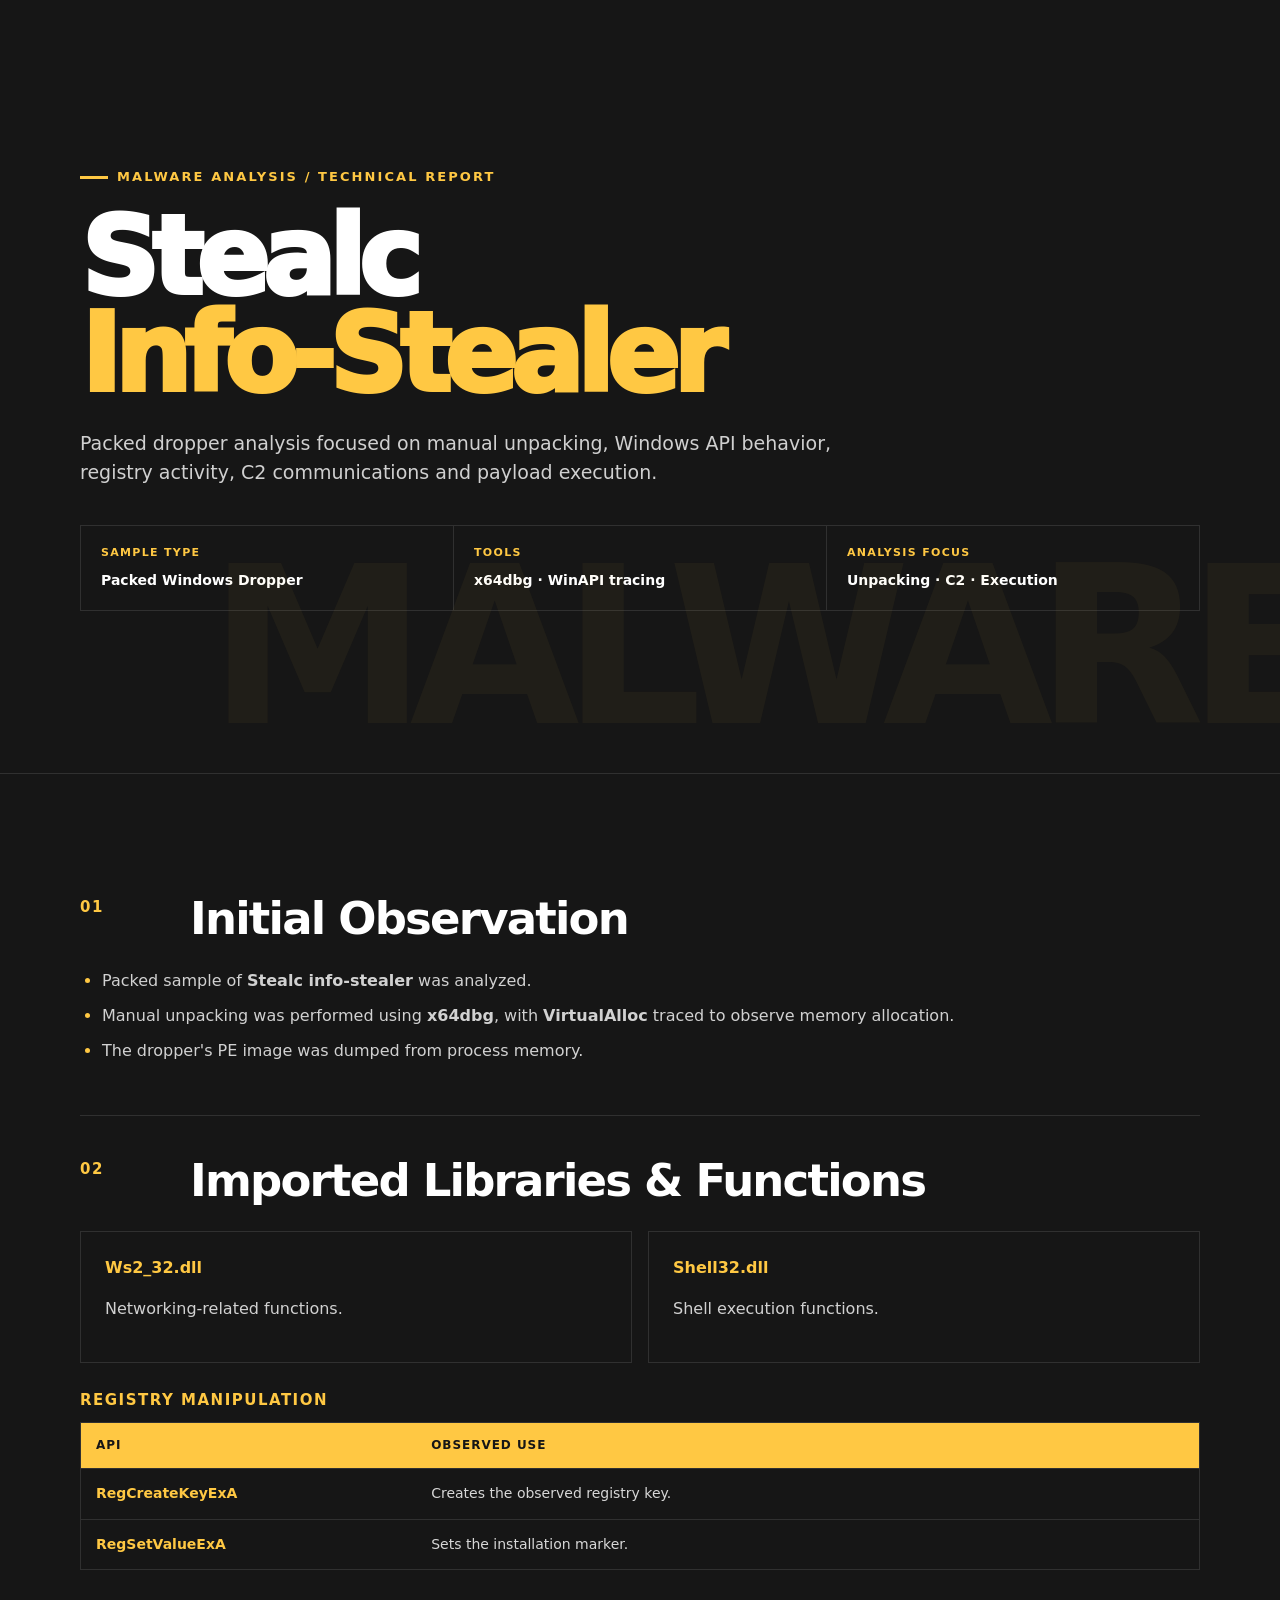
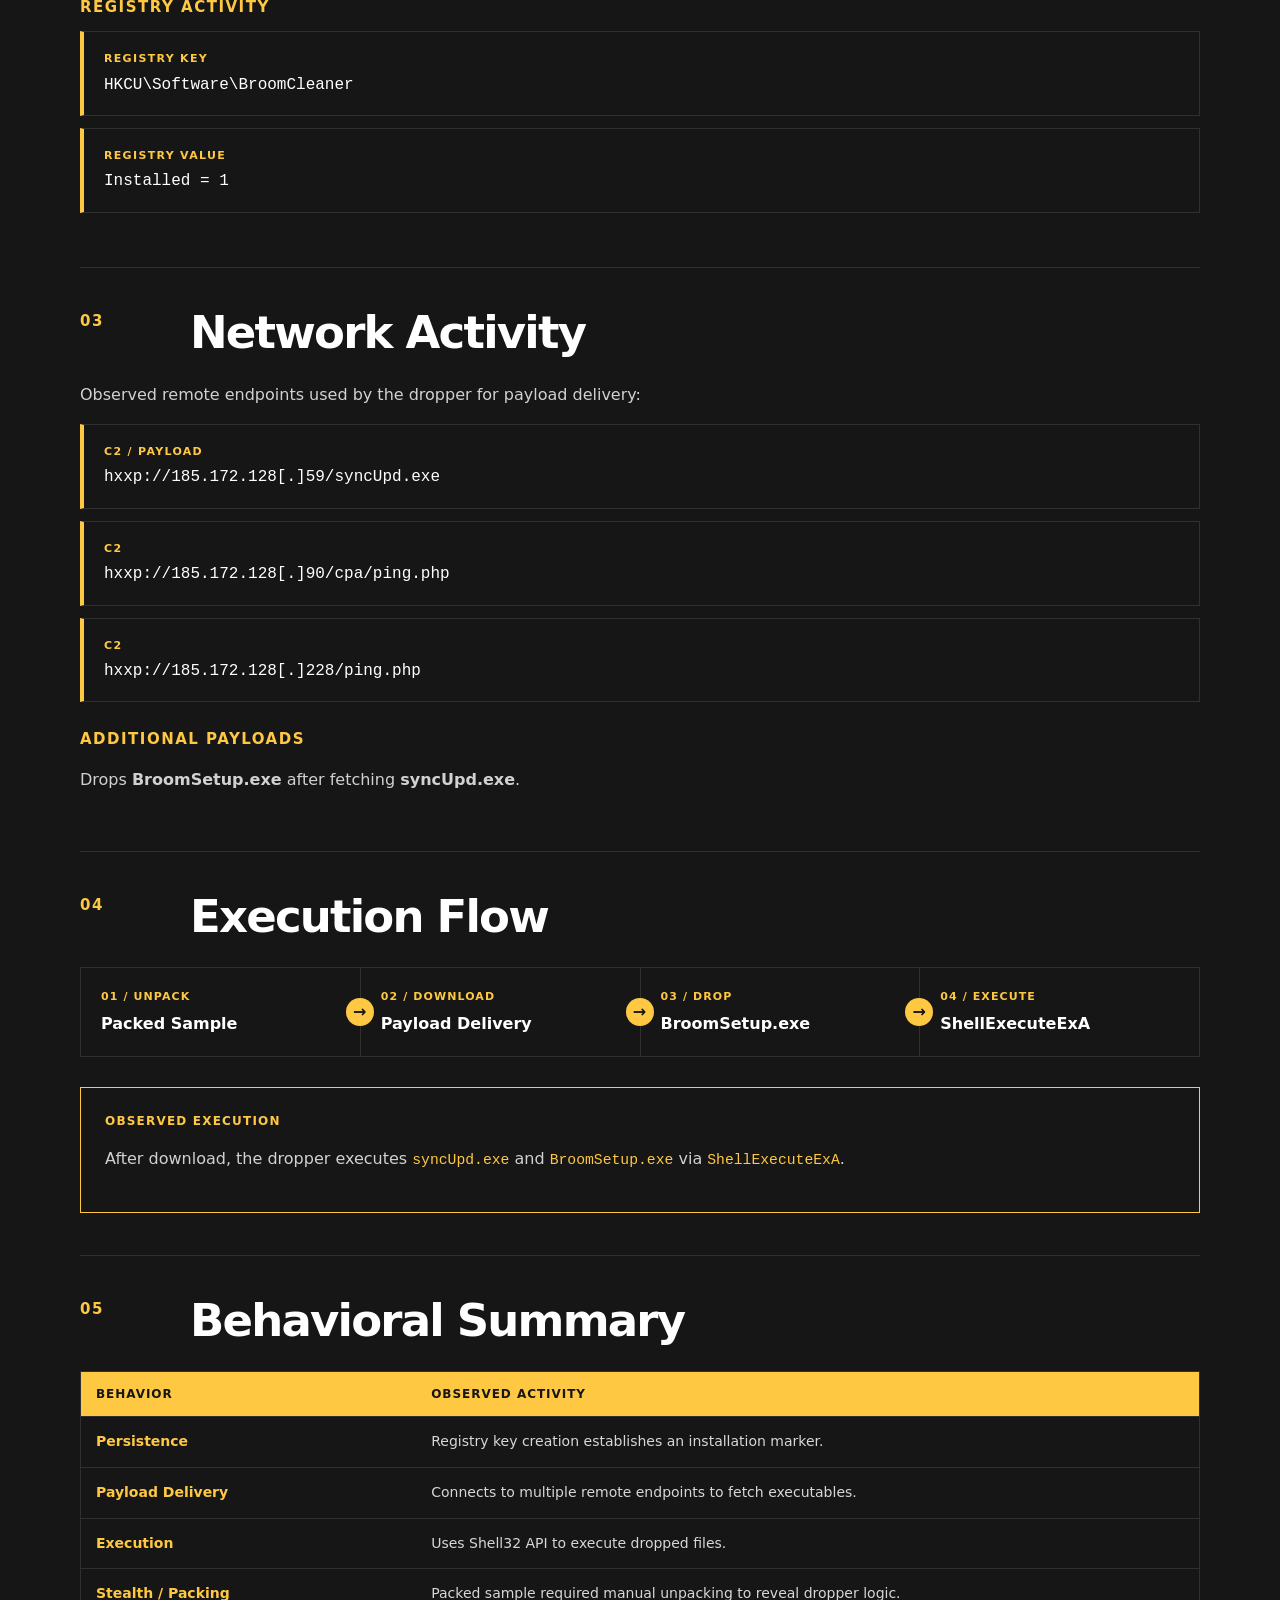
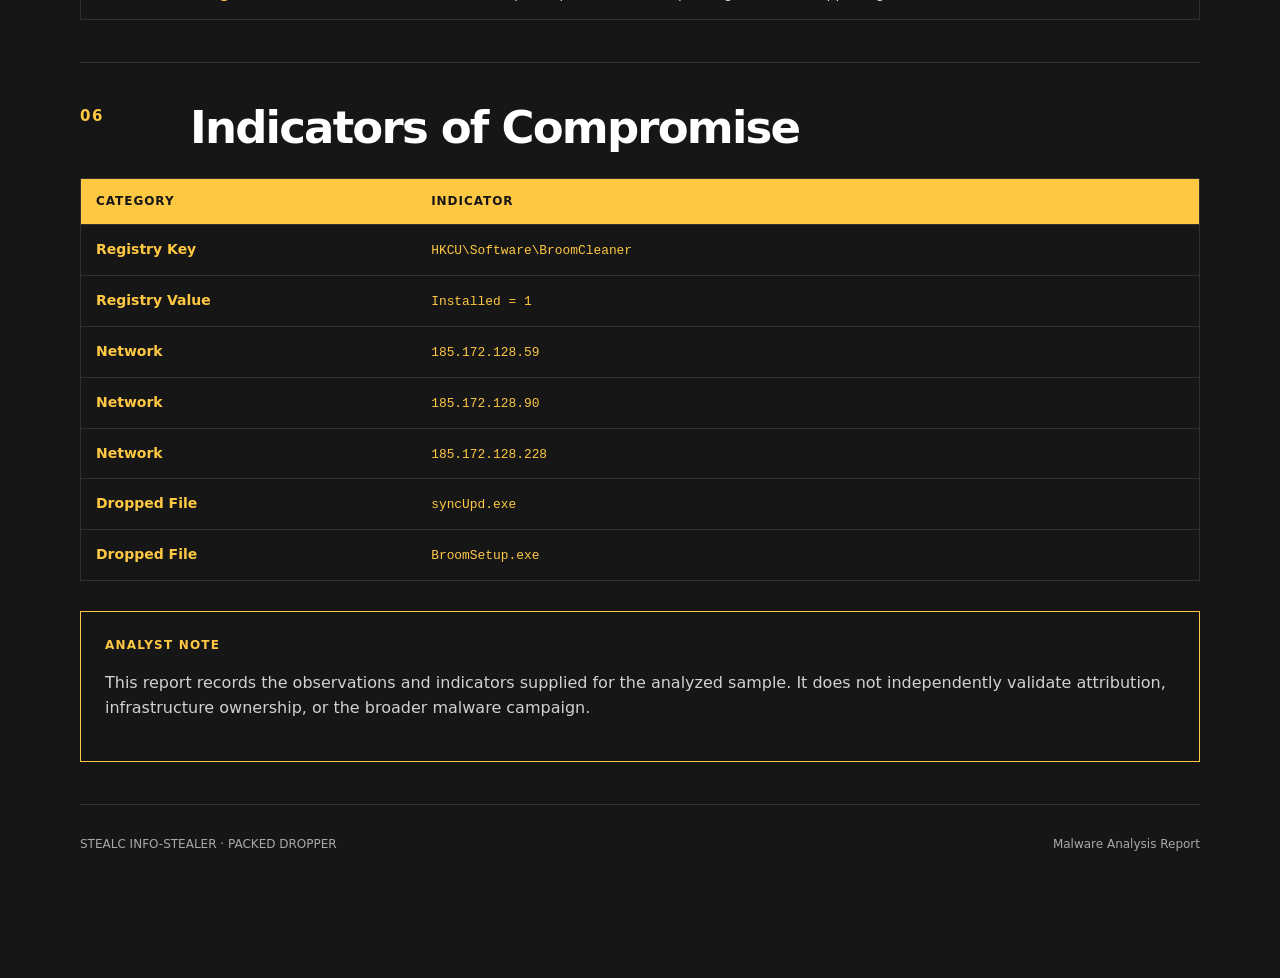
<file: Stealc_Report.html>
<!DOCTYPE html>
<html lang="en">
<head>
<meta charset="UTF-8">
<meta name="viewport" content="width=device-width, initial-scale=1.0">
<title>Stealc Info-Stealer — Malware Analysis Report</title>
<style>
  :root {
    --yellow: #ffc843;
    --black: #161616;
    --white: #ffffff;
    --muted: #a9a9a9;
    --line: #303030;
  }

  * { box-sizing: border-box; }

  body {
    margin: 0;
    background: var(--black);
    color: var(--white);
    font-family: Inter, ui-sans-serif, system-ui, -apple-system, BlinkMacSystemFont, "Segoe UI", sans-serif;
    line-height: 1.55;
  }

  .container {
    width: min(1120px, calc(100% - 40px));
    margin: 0 auto;
  }

  header {
    min-height: 86vh;
    display: flex;
    align-items: center;
    border-bottom: 1px solid var(--line);
    position: relative;
    overflow: hidden;
  }

  header::after {
    content: "MALWARE";
    position: absolute;
    right: -40px;
    bottom: -45px;
    font-size: clamp(90px, 18vw, 220px);
    font-weight: 900;
    letter-spacing: -0.08em;
    color: rgba(255, 200, 67, 0.045);
    pointer-events: none;
  }

  .eyebrow {
    display: inline-flex;
    align-items: center;
    gap: 9px;
    color: var(--yellow);
    font-size: 13px;
    font-weight: 800;
    letter-spacing: .16em;
    text-transform: uppercase;
  }

  .eyebrow::before {
    content: "";
    width: 28px;
    height: 3px;
    background: var(--yellow);
  }

  h1 {
    margin: 22px 0 12px;
    font-size: clamp(54px, 9vw, 108px);
    line-height: .9;
    letter-spacing: -.065em;
    font-weight: 950;
  }

  h1 span { color: var(--yellow); }

  .lead {
    max-width: 760px;
    color: #d0d0d0;
    font-size: 19px;
    margin: 25px 0 38px;
  }

  .meta {
    display: grid;
    grid-template-columns: repeat(3, 1fr);
    gap: 1px;
    background: var(--line);
    border: 1px solid var(--line);
  }

  .meta > div {
    background: var(--black);
    padding: 18px 20px;
  }

  .label {
    display: block;
    color: var(--yellow);
    font-size: 11px;
    font-weight: 900;
    text-transform: uppercase;
    letter-spacing: .12em;
    margin-bottom: 6px;
  }

  .value {
    font-weight: 700;
    font-size: 14px;
  }

  main { padding: 80px 0; }

  section {
    padding: 42px 0;
    border-bottom: 1px solid var(--line);
  }

  .section-head {
    display: grid;
    grid-template-columns: 90px 1fr;
    gap: 20px;
    align-items: start;
    margin-bottom: 28px;
  }

  .number {
    color: var(--yellow);
    font-size: 15px;
    font-weight: 900;
    letter-spacing: .1em;
  }

  h2 {
    margin: 0;
    font-size: clamp(28px, 4vw, 45px);
    letter-spacing: -.04em;
    line-height: 1;
  }

  h3 {
    font-size: 15px;
    margin: 26px 0 10px;
    color: var(--yellow);
    text-transform: uppercase;
    letter-spacing: .1em;
  }

  p { color: #d1d1d1; }

  ul {
    margin: 0;
    padding-left: 22px;
  }

  li {
    margin: 10px 0;
    color: #d1d1d1;
  }

  li::marker { color: var(--yellow); }

  .grid {
    display: grid;
    grid-template-columns: repeat(2, 1fr);
    gap: 16px;
  }

  .card {
    border: 1px solid var(--line);
    padding: 24px;
    background: #161616;
  }

  .card strong { color: var(--yellow); }

  table {
    width: 100%;
    border-collapse: collapse;
    border: 1px solid var(--line);
    overflow: hidden;
  }

  th {
    text-align: left;
    color: var(--black);
    background: var(--yellow);
    padding: 13px 15px;
    font-size: 12px;
    text-transform: uppercase;
    letter-spacing: .08em;
  }

  td {
    padding: 14px 15px;
    border-top: 1px solid var(--line);
    color: #d7d7d7;
    font-size: 14px;
    vertical-align: top;
  }

  td:first-child {
    color: var(--yellow);
    font-weight: 800;
    width: 30%;
  }

  code {
    color: var(--yellow);
    font-family: "SFMono-Regular", Consolas, "Liberation Mono", monospace;
    font-size: .92em;
  }

  .ioc {
    border-left: 4px solid var(--yellow);
    padding: 18px 20px;
    background: #161616;
    border-top: 1px solid var(--line);
    border-right: 1px solid var(--line);
    border-bottom: 1px solid var(--line);
    margin: 12px 0;
    word-break: break-word;
  }

  .ioc .type {
    color: var(--yellow);
    font-size: 11px;
    font-weight: 900;
    letter-spacing: .12em;
    text-transform: uppercase;
    margin-bottom: 5px;
  }

  .ioc .indicator {
    font-family: "SFMono-Regular", Consolas, monospace;
    color: white;
  }

  .flow {
    display: flex;
    align-items: stretch;
    gap: 0;
    margin-top: 25px;
  }

  .flow .step {
    flex: 1;
    border: 1px solid var(--line);
    padding: 20px;
    position: relative;
  }

  .flow .step + .step { border-left: 0; }

  .flow .step:not(:last-child)::after {
    content: "→";
    position: absolute;
    right: -14px;
    top: 50%;
    transform: translateY(-50%);
    z-index: 2;
    width: 28px;
    height: 28px;
    border-radius: 50%;
    background: var(--yellow);
    color: var(--black);
    display: grid;
    place-items: center;
    font-weight: 900;
  }

  .step-num {
    color: var(--yellow);
    font-size: 11px;
    font-weight: 900;
    letter-spacing: .1em;
  }

  .step-title {
    font-weight: 850;
    margin-top: 7px;
  }

  .callout {
    margin-top: 30px;
    padding: 24px;
    border: 1px solid var(--yellow);
  }

  .callout strong {
    color: var(--yellow);
    display: block;
    margin-bottom: 7px;
    text-transform: uppercase;
    letter-spacing: .1em;
    font-size: 12px;
  }

  footer {
    padding: 30px 0 45px;
    color: var(--muted);
    font-size: 12px;
    display: flex;
    justify-content: space-between;
    gap: 20px;
  }

  @media (max-width: 760px) {
    .container { width: min(100% - 28px, 1120px); }
    .meta, .grid { grid-template-columns: 1fr; }
    .section-head { grid-template-columns: 50px 1fr; gap: 12px; }
    .flow { flex-direction: column; }
    .flow .step + .step { border-left: 1px solid var(--line); border-top: 0; }
    .flow .step:not(:last-child)::after {
      right: 50%;
      top: auto;
      bottom: -14px;
      transform: translateX(50%);
    }
    footer { flex-direction: column; }
  }

  @media print {
    body { background: var(--black); }
    header { min-height: 95vh; }
    section { break-inside: avoid; }
    .container { width: 94%; }
  }
</style>
</head>

<body>
<header>
  <div class="container">
    <div class="eyebrow">Malware Analysis / Technical Report</div>
    <h1>Stealc<br><span>Info-Stealer</span></h1>
    <p class="lead">
      Packed dropper analysis focused on manual unpacking, Windows API behavior,
      registry activity, C2 communications and payload execution.
    </p>

    <div class="meta">
      <div>
        <span class="label">Sample Type</span>
        <span class="value">Packed Windows Dropper</span>
      </div>
      <div>
        <span class="label">Tools</span>
        <span class="value">x64dbg · WinAPI tracing</span>
      </div>
      <div>
        <span class="label">Analysis Focus</span>
        <span class="value">Unpacking · C2 · Execution</span>
      </div>
    </div>
  </div>
</header>

<main class="container">

<section>
  <div class="section-head">
    <div class="number">01</div>
    <h2>Initial Observation</h2>
  </div>
  <ul>
    <li>Packed sample of <strong>Stealc info-stealer</strong> was analyzed.</li>
    <li>Manual unpacking was performed using <strong>x64dbg</strong>, with <strong>VirtualAlloc</strong> traced to observe memory allocation.</li>
    <li>The dropper's PE image was dumped from process memory.</li>
  </ul>
</section>

<section>
  <div class="section-head">
    <div class="number">02</div>
    <h2>Imported Libraries &amp; Functions</h2>
  </div>

  <div class="grid">
    <div class="card">
      <strong>Ws2_32.dll</strong>
      <p>Networking-related functions.</p>
    </div>
    <div class="card">
      <strong>Shell32.dll</strong>
      <p>Shell execution functions.</p>
    </div>
  </div>

  <h3>Registry Manipulation</h3>
  <table>
    <thead>
      <tr><th>API</th><th>Observed use</th></tr>
    </thead>
    <tbody>
      <tr><td>RegCreateKeyExA</td><td>Creates the observed registry key.</td></tr>
      <tr><td>RegSetValueExA</td><td>Sets the installation marker.</td></tr>
    </tbody>
  </table>

  <h3>Registry Activity</h3>
  <div class="ioc">
    <div class="type">Registry Key</div>
    <div class="indicator">HKCU\Software\BroomCleaner</div>
  </div>
  <div class="ioc">
    <div class="type">Registry Value</div>
    <div class="indicator">Installed = 1</div>
  </div>
</section>

<section>
  <div class="section-head">
    <div class="number">03</div>
    <h2>Network Activity</h2>
  </div>

  <p>Observed remote endpoints used by the dropper for payload delivery:</p>

  <div class="ioc">
    <div class="type">C2 / Payload</div>
    <div class="indicator">hxxp://185.172.128[.]59/syncUpd.exe</div>
  </div>
  <div class="ioc">
    <div class="type">C2</div>
    <div class="indicator">hxxp://185.172.128[.]90/cpa/ping.php</div>
  </div>
  <div class="ioc">
    <div class="type">C2</div>
    <div class="indicator">hxxp://185.172.128[.]228/ping.php</div>
  </div>

  <h3>Additional Payloads</h3>
  <p>Drops <strong>BroomSetup.exe</strong> after fetching <strong>syncUpd.exe</strong>.</p>
</section>

<section>
  <div class="section-head">
    <div class="number">04</div>
    <h2>Execution Flow</h2>
  </div>

  <div class="flow">
    <div class="step">
      <div class="step-num">01 / UNPACK</div>
      <div class="step-title">Packed Sample</div>
    </div>
    <div class="step">
      <div class="step-num">02 / DOWNLOAD</div>
      <div class="step-title">Payload Delivery</div>
    </div>
    <div class="step">
      <div class="step-num">03 / DROP</div>
      <div class="step-title">BroomSetup.exe</div>
    </div>
    <div class="step">
      <div class="step-num">04 / EXECUTE</div>
      <div class="step-title">ShellExecuteExA</div>
    </div>
  </div>

  <div class="callout">
    <strong>Observed execution</strong>
    <p>
      After download, the dropper executes <code>syncUpd.exe</code> and
      <code>BroomSetup.exe</code> via <code>ShellExecuteExA</code>.
    </p>
  </div>
</section>

<section>
  <div class="section-head">
    <div class="number">05</div>
    <h2>Behavioral Summary</h2>
  </div>

  <table>
    <thead>
      <tr><th>Behavior</th><th>Observed Activity</th></tr>
    </thead>
    <tbody>
      <tr>
        <td>Persistence</td>
        <td>Registry key creation establishes an installation marker.</td>
      </tr>
      <tr>
        <td>Payload Delivery</td>
        <td>Connects to multiple remote endpoints to fetch executables.</td>
      </tr>
      <tr>
        <td>Execution</td>
        <td>Uses Shell32 API to execute dropped files.</td>
      </tr>
      <tr>
        <td>Stealth / Packing</td>
        <td>Packed sample required manual unpacking to reveal dropper logic.</td>
      </tr>
    </tbody>
  </table>
</section>

<section>
  <div class="section-head">
    <div class="number">06</div>
    <h2>Indicators of Compromise</h2>
  </div>

  <table>
    <thead>
      <tr><th>Category</th><th>Indicator</th></tr>
    </thead>
    <tbody>
      <tr><td>Registry Key</td><td><code>HKCU\Software\BroomCleaner</code></td></tr>
      <tr><td>Registry Value</td><td><code>Installed = 1</code></td></tr>
      <tr><td>Network</td><td><code>185.172.128.59</code></td></tr>
      <tr><td>Network</td><td><code>185.172.128.90</code></td></tr>
      <tr><td>Network</td><td><code>185.172.128.228</code></td></tr>
      <tr><td>Dropped File</td><td><code>syncUpd.exe</code></td></tr>
      <tr><td>Dropped File</td><td><code>BroomSetup.exe</code></td></tr>
    </tbody>
  </table>

  <div class="callout">
    <strong>Analyst Note</strong>
    <p>
      This report records the observations and indicators supplied for the analyzed sample.
      It does not independently validate attribution, infrastructure ownership,
      or the broader malware campaign.
    </p>
  </div>
</section>

<footer>
  <span>STEALC INFO-STEALER · PACKED DROPPER</span>
  <span>Malware Analysis Report</span>
</footer>

</main>
</body>
</html>
</file>
<file: StealcReport/css/style.css>
/* ============================================================= */
/*  RESET + ROOT                                                 */
/* ============================================================= */
*,
*::before,
*::after {
    box-sizing: border-box;
}

:root {
    --yellow: #ffc843;
    --black: #161616;
    --white: #ffffff;
    --muted: #a9a9a9;
    --line: #303030;
}

html {
    scroll-behavior: smooth;
}

body {
    margin: 0;
    padding: 0;
    background: var(--black);
    color: var(--white);
    font-family: Inter, ui-sans-serif, system-ui, -apple-system, BlinkMacSystemFont, "Segoe UI", sans-serif;
    line-height: 1.55;
    min-height: 100vh;
    overflow-x: hidden;
}

/* ============================================================= */
/*  CONTAINER                                                    */
/* ============================================================= */
.container {
    width: min(1120px, calc(100% - 40px));
    margin: 0 auto;
    padding: 90px;
}

@media (max-width: 900px) {
    .container { padding: 60px 30px; }
}
@media (max-width: 600px) {
    .container { padding: 40px 16px; }
}

/* ============================================================= */
/*  HEADER                                                       */
/* ============================================================= */
header {
    display: flex;
    align-items: center;
    border-bottom: 1px solid var(--line);
    position: relative;
    padding: 0 0 70px 0;
    overflow: hidden;
}

header .container,
.header-content {
    display: flex;
    flex-direction: column;
    width: 100%;
}

header::after {
    content: "MALWARE";
    position: fixed;
    
    left: 0;
    right: 0;
    bottom: 0;
    top: 0;
    margin: auto auto;

    z-index: -1000;
    
    width: max-content;
    height: max-content;

    transform:  rotate(20deg);

    font-size: clamp(90px, 10vw, 220px);
    font-weight: 900;
    letter-spacing: -0.08em;
    color: rgba(255, 200, 67, 0.045);
    pointer-events: none;
    line-height: 1;
}

.eyebrow {
    display: inline-flex;
    align-items: center;
    gap: 9px;
    color: var(--yellow);
    font-size: 13px;
    font-weight: 800;
    letter-spacing: .16em;
    text-transform: uppercase;
    align-self: flex-start;
}

.eyebrow::before {
    content: "";
    width: 28px;
    height: 3px;
    background: var(--yellow);
}

h1 {
    margin: 22px 0 12px;
    font-size: clamp(54px, 9vw, 108px);
    line-height: .9;
    letter-spacing: -.065em;
    font-weight: 950;
}

h1 span { color: var(--yellow); }

.lead {
    max-width: 840px;
    width: 100%;
    color: #d0d0d0;
    font-size: 20px;
    margin: 25px 0 38px;
}

.lead b { color: var(--white); }

.meta {
    display: grid;
    grid-template-columns: repeat(3, 1fr);
    gap: 1px;
    background: var(--line);
    border: 1px solid var(--line);
    margin-top: auto;
    width: 100%;
}

.meta > div {
    background: var(--black);
    padding: 18px 20px;
    min-width: 0;
}

.label {
    display: block;
    color: var(--yellow);
    font-size: 11px;
    font-weight: 900;
    text-transform: uppercase;
    letter-spacing: .12em;
    margin-bottom: 6px;
}

.value {
    font-weight: 700;
    font-size: 14px;
    word-break: break-word;
    overflow-wrap: anywhere;
}

/* ============================================================= */
/*  MAIN / SECTION                                               */
/* ============================================================= */
main { padding: 90px 0; }

section {
    padding: 48px 0;
    border-bottom: 1px solid var(--line);
}

.section-head {
    display: flex;
    flex-direction: row;
    justify-content: flex-start;
    gap: 20px;
    align-items: start;
    margin-bottom: 28px;
}

.number {
    color: var(--yellow);
    font-size: 15px;
    font-weight: 900;
    letter-spacing: .1em;
    align-self: center;
}

h2 {
    margin: 0;
    font-size: clamp(28px, 4vw, 45px);
    letter-spacing: -.04em;
    line-height: 1;
}

h3 {
    font-size: 15px;
    margin: 26px 0 10px;
    color: var(--yellow);
    text-transform: uppercase;
    letter-spacing: .1em;
}

p { color: #d1d1d1; }

ul { margin: 0; padding-left: 22px; }
li { margin: 10px 0; color: #d1d1d1; font-size: 20px; }
li::marker { color: var(--yellow); }

/* ============================================================= */
/*  GRID / CARDS                                                 */
/* ============================================================= */
.grid {
    display: grid;
    grid-template-columns: repeat(2, 1fr);
    gap: 16px;
}

.card {
    border: 1px solid var(--line);
    padding: 24px;
    background: var(--black);
}

.card strong { color: var(--yellow); }

/* ============================================================= */
/*  TABLES                                                       */
/* ============================================================= */
table {
    width: 100%;
    border-collapse: collapse;
    border: 1px solid var(--line);
    overflow: hidden;
}

th {
    text-align: left;
    color: var(--black);
    background: var(--yellow);
    padding: 13px 15px;
    font-size: 12px;
    text-transform: uppercase;
    letter-spacing: .08em;
}

td {
    padding: 14px 15px;
    border-top: 1px solid var(--line);
    color: #d7d7d7;
    font-size: 14px;
    vertical-align: top;
    word-break: break-word;
}

td:first-child {
    color: var(--yellow);
    font-weight: 800;
    width: 30%;
}

code {
    color: var(--yellow);
    font-family: "SFMono-Regular", Consolas, "Liberation Mono", monospace;
    font-size: .92em;
    word-break: break-all;
}

/* ============================================================= */
/*  IOC                                                          */
/* ============================================================= */
.ioc {
    border-left: 4px solid var(--yellow);
    padding: 18px 20px;
    background: var(--black);
    border-top: 1px solid var(--line);
    border-right: 1px solid var(--line);
    border-bottom: 1px solid var(--line);
    margin: 12px 0;
    word-break: break-word;
}

.ioc .type {
    color: var(--yellow);
    font-size: 11px;
    font-weight: 900;
    letter-spacing: .12em;
    text-transform: uppercase;
    margin-bottom: 5px;
}

.ioc .indicator {
    font-family: "SFMono-Regular", Consolas, monospace;
    color: white;
}

.subind {
    margin-top: 10px;
    padding-top: 10px;
    border-top: 1px dashed var(--line);
    font-family: "SFMono-Regular", Consolas, monospace;
    font-size: 12px;
    color: #999;
    white-space: pre-wrap;
    word-break: break-all;
}

/* ============================================================= */
/*  FLOW (execution steps)                                       */
/* ============================================================= */
.flow {
    display: flex;
    align-items: stretch;
    gap: 0;
    margin-top: 25px;
}

.flow .step {
    flex: 1;
    border: 1px solid var(--line);
    padding: 20px;
    position: relative;
    min-width: 0;
}

.flow .step + .step { border-left: 0; }

.flow .step:not(:last-child)::after {
    content: "→";
    position: absolute;
    right: -14px;
    top: 50%;
    transform: translateY(-50%);
    z-index: 2;
    width: 28px;
    height: 28px;
    border-radius: 50%;
    background: var(--yellow);
    color: var(--black);
    display: grid;
    place-items: center;
    font-weight: 900;
}

.step-num {
    color: var(--yellow);
    font-size: 11px;
    font-weight: 900;
    letter-spacing: .1em;
}

.step-title {
    font-weight: 850;
    margin-top: 7px;
}

/* ============================================================= */
/*  CALLOUT                                                      */
/* ============================================================= */
.callout {
    margin-top: 30px;
    padding: 24px;
    border: 1px solid var(--yellow);
}

.callout strong {
    color: var(--yellow);
    display: block;
    margin-bottom: 7px;
    text-transform: uppercase;
    letter-spacing: .1em;
    font-size: 12px;
}

/* ============================================================= */
/*  FOOTER (глобальный)                                          */
/* ============================================================= */
footer {
    padding: 30px 0 45px;
    color: var(--muted);
    font-size: 12px;
    display: flex;
    justify-content: space-between;
    gap: 20px;
    flex-wrap: wrap;
}

/* ============================================================= */
/*  DIAGRAM (Sample Identification)                              */
/* ============================================================= */
.diagram {
    display: flex;
    flex-direction: column;
    align-items: center;
    gap: 6px;
}

.box {
    background: var(--black);
    border: 2px solid #FFC843;
    border-radius: 12px;
    padding: 18px 30px;
    text-align: center;
    position: relative;
    min-width: 280px;
    transition: all 0.3s ease;
    box-shadow: 0 0 20px rgba(255, 200, 67, 0.03);
    cursor: pointer;
    user-select: none;
}

.box:hover {
    box-shadow: 0 0 30px rgba(255, 200, 67, 0.15);
    border-color: #ffd866;
}

.box-title {
    color: #FFC843;
    font-size: 15px;
    font-weight: 700;
    letter-spacing: 0.5px;
    text-transform: uppercase;
    transition: all 0.3s ease;
}

.box-top.selected {
    animation: selectedPulse 1.5s ease-in-out infinite;
}

.box.selected {
    border-color: #FFC843;
    box-shadow: 0 0 20px rgba(255, 200, 67, 0.25),
                0 0 40px rgba(255, 200, 67, 0.15),
                0 0 80px rgba(255, 200, 67, 0.08),
                inset 0 0 30px rgba(255, 200, 67, 0.05);
    animation: selectedPulse 1.5s ease-in-out infinite;
    transform: scale(1.03);
}

.box.selected::before {
    content: '◆ SELECTED';
    position: absolute;
    top: -12px;
    right: -12px;
    background: #FFC843;
    color: var(--black);
    font-size: 9px;
    font-weight: 900;
    letter-spacing: 0.5px;
    padding: 3px 10px;
    border-radius: 20px;
    box-shadow: 0 0 20px rgba(255, 200, 67, 0.4);
    animation: badgePulse 1.5s ease-in-out infinite;
    z-index: 10;
}

.box-sub {
    color: #888;
    font-size: 13px;
    margin-top: 4px;
    letter-spacing: 0.3px;
    transition: all 0.3s ease;
}

.box-sub strong { color: #aaa; font-weight: 600; }

/* ============================================================= */
/*  TOOLTIP                                                      */
/* ============================================================= */
.box .tooltip {
    visibility: hidden;
    opacity: 0;
    position: absolute;
    bottom: calc(100% + 20px);
    left: 50%;
    transform: translateX(-50%) translateY(10px);
    min-width: 300px;
    max-width: 400px;
    background: #1a1a1a;
    border: 1px solid #FFC843;
    border-radius: 10px;
    padding: 16px 20px;
    box-shadow: 0 15px 50px rgba(0, 0, 0, 0.9), 0 0 30px rgba(255, 200, 67, 0.05);
    z-index: 1000;
    transition: visibility 0.15s ease, opacity 0.15s ease, transform 0.15s ease;
    transition-delay: 0.15s;
    pointer-events: auto;
    text-align: left;
    user-select: text;
    cursor: text;

}

.box:hover .tooltip,
.box .tooltip:hover {
    visibility: visible;
    opacity: 1;
    transform: translateX(-50%) translateY(0);
    transition-delay: 0.1s;
}

.box:not(:hover) .tooltip { transition-delay: 0.4s; }

.box .tooltip::after {
    content: '';
    position: absolute;
    top: 100%;
    left: 50%;
    transform: translateX(-50%);
    border: 8px solid transparent;
    border-top-color: #FFC843;
    pointer-events: none;
}

.tooltip .tip-title {
    color: #FFC843;
    font-size: 14px;
    font-weight: 700;
    text-transform: uppercase;
    margin-bottom: 10px;
    letter-spacing: 0.5px;
    border-bottom: 1px solid #2a2a2a;
    padding-bottom: 8px;
}

.tooltip .tip-row {
    display: flex;
    justify-content: space-between;
    padding: 4px 0;
    font-size: 12px;
    color: #aaa;
    border-bottom: 1px solid #222;
    gap: 10px;
}

.tooltip .tip-row:last-child { border-bottom: none; }

.tooltip .tip-label {
    color: #666;
    font-weight: 600;
    letter-spacing: 0.3px;
    flex-shrink: 0;
    Z-index: 1;
}

.tooltip .tip-value {
    color: #FFC843;
    font-weight: 500;
    text-align: right;
    overflow-wrap: anywhere;
    max-width: 200px;
}

.tooltip .tip-value.danger { color: #ff6b6b; }
.tooltip .tip-value.success { color: #69db7c; }
.tooltip .tip-value.highlight { color: #b4d2ff; }

/* ============================================================= */
/*  ARROWS                                                       */
/* ============================================================= */
.arrow-down {
    display: flex;
    flex-direction: column;
    align-items: center;
    color: #555;
    font-size: 13px;
    letter-spacing: 0.5px;
    padding: 6px 0 4px 0;
}

.arrow-down .line {
    width: 2px;
    height: 28px;
    background: linear-gradient(to bottom, #FFC843, #444);
    margin: 2px 0 4px 0;
    position: relative;
}

.arrow-down .line::after {
    content: '▼';
    position: absolute;
    bottom: -16px;
    left: 50%;
    transform: translateX(-50%);
    color: #FFC843;
    font-size: 14px;
}

.arrow-down .label {
    color: #FFC843;
    font-size: 12px;
    font-weight: 600;
    letter-spacing: 1px;
    text-transform: uppercase;
    background: var(--black);
    padding: 0 10px;
    position: relative;
    z-index: 0;
    margin-top: -2px;
}

/* ============================================================= */
/*  BRANCH                                                       */
/* ============================================================= */
.branch {
    display: flex;
    align-items: flex-start;
    justify-content: center;
    gap: 60px;
    margin-top: 2px;
    position: relative;
    padding-top: 8px;
    flex-wrap: wrap;
}

.branch::before {
    content: '';
    position: absolute;
    top: 12px;
    left: 50%;
    transform: translateX(-50%);
    width: 200px;
    height: 2px;
    background: linear-gradient(to right, #FFC843, #555, #FFC843);
    opacity: 0.5;
}

.branch .branch-item {
    display: flex;
    flex-direction: column;
    align-items: center;
    gap: 0;
    position: relative;
    z-index: 2;
}

.branch .branch-item::before {
    content: '';
    width: 2px;
    height: 18px;
    background: linear-gradient(to bottom, #FFC843, #444);
    margin-bottom: 4px;
}

.branch .box {
    min-width: 200px;
    padding: 14px 24px;
}

.branch .box .box-title { font-size: 13px; }
.branch .box .box-sub   { font-size: 12px; }
.branch .box .tooltip   { bottom: calc(100% + 18px); min-width: 280px; }

/* ============================================================= */
/*  GLOW ANIMATIONS                                              */
/* ============================================================= */
@keyframes glowPulse {
    0%   { border-color: #FFC843; box-shadow: 0 0 15px rgba(255, 200, 67, 0.05); }
    50%  { border-color: #ffd866; box-shadow: 0 0 30px rgba(255, 200, 67, 0.12); }
    100% { border-color: #FFC843; box-shadow: 0 0 15px rgba(255, 200, 67, 0.05); }
}

@keyframes selectedPulse {
    0%   { box-shadow: 0 0 20px rgba(255,200,67,.25), 0 0 40px rgba(255,200,67,.15), inset 0 0 30px rgba(255,200,67,.05); }
    50%  { box-shadow: 0 0 30px rgba(255,200,67,.35), 0 0 60px rgba(255,200,67,.20), inset 0 0 40px rgba(255,200,67,.08); }
    100% { box-shadow: 0 0 20px rgba(255,200,67,.25), 0 0 40px rgba(255,200,67,.15), inset 0 0 30px rgba(255,200,67,.05); }
}

@keyframes badgePulse {
    0%, 100% { transform: scale(1); }
    50%      { transform: scale(1.1); }
}

.box-top { animation: glowPulse 3s ease-in-out infinite; }

/* ============================================================= */
/*  IMAGE / DIE (зум картинки)                                   */
/* ============================================================= */
.die-image1 {
    width: 100%;
    max-width: 850px;

    display: block;
    overflow: hidden;
    cursor: pointer;
    margin: 0;
    border-radius: 10px;
    position: relative;
    background: #0d0d0d;
    border: 1px solid var(--line);
        transition: transform 0.5s cubic-bezier(.4,0,.2,1),
                transform-origin 0.5s cubic-bezier(.4,0,.2,1);
}

.static_images_block {
    width: 100%;
    display: flex;
    flex-direction: column;
    justify-content: center;
    align-items: center;
    gap: 20px;
    padding: 20px 0px;
}

.static_images_block p {
    width: 75%;
    text-align: center;
}


.die-image1 img {
    display: block;
    width: 100%;
    height: 100%;
    object-fit: cover;
    transition: transform 0.5s cubic-bezier(.4,0,.2,1),
                transform-origin 0.5s cubic-bezier(.4,0,.2,1);
}
.die-image1 .die-stage1 {
    transform: scale(1.8);
    transform-origin: 6% 90%;
}

.die-image1 .die-stage2 {
    transform: scale(1.8);
    transform-origin: 0% 90%
}

a {
    color: var(--yellow);
    text-decoration: none;
    border-bottom: 0px solid  var(--yellow);
    padding: 2px;
    transition: ease-in 1s;
}

a:hover {
    color: var(--yellow);
    text-decoration: none;
    border-bottom: 1px solid  var(--yellow);
}

.die-image1 .die-stage3 {
    transform: scale(1.5);
    transform-origin: 0% 90%
}


@media (max-width: 400px) {
        .die-image1 .die-stage1 {
            transform: scale(2.9);
            transform-origin: 6% 90%;
        }

        .die-image1 .die-stage2 {
            transform: scale(4);
            transform-origin: 0% 70%
        }

        .die-image1 .die-stage3 {
            transform: scale(4);
            transform-origin: 20% 80%
        }

}

.die-image1.unzoomed img {
    transform: scale(1);
    transform-origin: 50% 50%;
}

body:has(.die-image1.bgzoom.unzoomed) {
    overflow: hidden;
    pointer-events: none;
}


.die-image1.bgzoom.unzoomed  {
    display: block;
    background-color: #0d0d0d;
 
   
    top: 0;
    bottom: 0;
    left :0;
    right: 0;

    
   
    
    pointer-events: all;
    position: fixed;
    max-width: 100%;
    
    border-radius: 0;
    background-color: rgb(26, 26, 26);
    z-index:1000;
    transform-origin: 50% 50%;
        transition: transform 0.5s cubic-bezier(.4,0,.2,1),
                transform-origin 0.5s cubic-bezier(.4,0,.2,1);
}

.die-image1.bgzoom.unzoomed img {
    display: block;
    object-fit: contain;
}

.die-image1::after {
    position: absolute;
   content: "Toggle zoom";
    color: #ffc7438e;

    font-weight: 500;
    font-family: "SF Mono", "Consolas", "Menlo", monospace;
    background: rgba(73, 73, 73, 0.7);
    padding: 0px 8px;
    border-radius: 4px;
    bottom: 10px;
    right: 10px;
    font-size: 12px;
    z-index: 5;
    pointer-events: none;
    transition: opacity 0.3s ease;
}


.die-image1.nz::after {
    display: none;
}

.figuren {
    position: absolute;
    color: #ffc7438e;
    font-weight: 500;
    font-family: "SF Mono", "Consolas", "Menlo", monospace;
    background: rgba(73, 73, 73, 0.7);
    padding: 0px 8px;
    border-radius: 4px;
    top: 10px;
    right: 10px;
    font-size: 12px;
    z-index: 5;
    pointer-events: none;
    transition: opacity 0.3s ease;
}

.die-image1.fn {
}


.static_images_block p {
    font-size: 20px;
}

.die-image1.unzoomed::after {
    content: "Toggle zoom";
}

/* ============================================================= */
/*  TABS (CSS-only, radio + :has)                                */
/* ============================================================= */
.tabs {
    width: 100%;
    margin-top: 32px;
}

.tabs > input[type="radio"] {
    position: absolute;
    opacity: 0;
    pointer-events: none;
}

.tabs__bar {
    display: flex;
    align-items: flex-end;
    gap: 4px;
    padding: 0 8px;
    border-bottom: 1px solid var(--line);
    overflow-x: auto;
    scrollbar-width: none;
}
.tabs__bar::-webkit-scrollbar { display: none; }

.tab {
    position: relative;
    display: flex;
    align-items: center;
    gap: 10px;
    padding: 10px 16px;
    min-width: 130px;
    max-width: 220px;
    background: #1e1e1e;
    color: var(--muted);
    border: 1px solid var(--line);
    border-bottom: none;
    border-radius: 10px 10px 0 0;
    cursor: pointer;
    user-select: none;
    transition: background .18s, color .18s, transform .18s;
    transform: translateY(4px);
}

.tab:hover {
    background: #262626;
    color: var(--white);
    transform: translateY(2px);
}

.tab__thumb {
    width: 22px;
    height: 22px;
    border-radius: 4px;
    object-fit: cover;
    border: 0px solid var(--line);
    flex-shrink: 0;
}

.tab__thumb.floss {
    object-fit: contain;
    
    transform: scale(2) translateX(10%);
}

.tab__title.floss {
    margin: 0px 0px 0px 15px;
}

.tab__title {
    font-size: 13px;
    font-weight: 500;
    white-space: nowrap;
    overflow: hidden;
    text-overflow: ellipsis;
    flex: 1;
}

.tabs:has(#st-die:checked) .tab[for="st-die"],
.tabs:has(#st-pe:checked)  .tab[for="st-pe"],
.tabs:has(#st-sec:checked)  .tab[for="st-sec"],
.tabs:has(#st-mcapa:checked) .tab[for="st-mcapa"],
.tabs:has(#st-floss:checked) .tab[for="st-floss"],
.tabs:has(#st-xdbg:checked) .tab[for="st-xdbg"],
.tabs:has(#st-xdbg2:checked) .tab[for="st-xdbg2"],
.tabs:has(#st-idapro:checked) .tab[for="st-idapro"],
.tabs:has(#st-ida:checked) .tab[for="st-ida"] {
    background: #252525;
    color: var(--white);
    transform: translateY(0);
    z-index: 2;
}





.tabs:has(#st-die:checked) .tab[for="st-die"]::before,
.tabs:has(#st-pe:checked)  .tab[for="st-pe"]::before,
.tabs:has(#st-xdbg:checked) .tab[for="st-xdbg"]::before,
.tabs:has(#st-xdbg2:checked) .tab[for="st-xdbg2"]::before,
.tabs:has(#st-sec:checked)  .tab[for="st-sec"]::before,
.tabs:has(#st-idapro:checked)  .tab[for="st-idapro"]::before,
.tabs:has(#st-floss:checked)  .tab[for="st-floss"]::before,
.tabs:has(#st-mcapa:checked) .tab[for="st-mcapa"]::before,
.tabs:has(#st-ida:checked) .tab[for="st-ida"]::before {
    content: "";
    position: absolute;
    top: -1px; left: 12px; right: 12px;
    height: 3px;
    background: var(--yellow);
    border-radius: 0 0 3px 3px;
}




.tabs:has(#st-die:checked) .tab[for="st-die"] .tab__thumb,
.tabs:has(#st-pe:checked)  .tab[for="st-pe"] .tab__thumb,
.tabs:has(#st-sec:checked)  .tab[for="st-sec"] .tab__thumb,
.tabs:has(#st-idapro:checked)  .tab[for="st-idapro"] .tab__thumb,
.tabs:has(#st-xdbg:checked) .tab[for="st-xdbg"] .tab__thumb,
.tabs:has(#st-xdbg2:checked) .tab[for="st-xdbg2"] .tab__thumb,
.tabs:has(#st-floss:checked) .tab[for="st-floss"] .tab__thumb,
.tabs:has(#st-mcapa:checked) .tab[for="st-mcapa"] .tab__thumb,
.tabs:has(#st-ida:checked) .tab[for="st-ida"] .tab__thumb {
    border-color: var(--yellow);
}


.tabs__panels {
    background: #1e1e1e;
    border: 1px solid var(--line);
    border-top: none;
    border-radius: 0 0 12px 12px;
    padding: 20px;
}

.panel { display: none; animation: fade .25s ease; }

@keyframes fade {
    from { opacity: 0; transform: translateY(6px); }
    to   { opacity: 1; transform: translateY(0); }
}

.tabs:has(#st-die:checked) .panel[data-panel="die"],
.tabs:has(#st-pe:checked)  .panel[data-panel="pe"],
.tabs:has(#st-xdbg:checked)  .panel[data-panel="d_xdbg"],
.tabs:has(#st-xdbg2:checked)  .panel[data-panel="xdbg2"],
.tabs:has(#st-floss:checked)  .panel[data-panel="floss"],
.tabs:has(#st-idapro:checked)  .panel[data-panel="idapro"],
.tabs:has(#st-sec:checked)  .panel[data-panel="sec"],
.tabs:has(#st-mcapa:checked) .panel[data-panel="mcapa"],
.tabs:has(#st-ida:checked) .panel[data-panel="ida"] {
    display: block;
}

.code-insert {
    position: relative;
    width: max-content;
    
   padding: 40px 0 0 0;
  
}

.code-title h2{
    left: -50px;
    top: 0;
    position: absolute;
    font-size: 25px;
    color:  rgb(193, 91, 91);;
}

.code-code {
   border: 3px solid rgb(67, 33, 33);
   padding: 7px 9px;
   border-radius: 3px;
}

.code-code code {
    width: max-content;
    color: rgb(188, 106, 106);
    font-size: 20px;
}

.code-code b {
   color: rgb(238, 138, 138);
}

.pwithcode {
    display: flex;
    flex-direction: column;
    background: #1e1e1e;
    border-radius: 0;
    border: 0;
    justify-content: center;
    align-items: center;
    padding: 0 0 20px 0;
    cursor: none;
    pointer-events: none;
}
.pwithcode::after {
    display: none;
}

.panel__img {
    width: 100%;
    max-height: 460px;
    object-fit: contain;
    border-radius: 8px;
    border: 1px solid var(--line);
    display: block;
    background: #0d0d0d;
}

.panel__caption {
    margin-top: 14px;
    display: flex;
    align-items: center;
    justify-content: space-between;
    gap: 16px;
    color: var(--muted);
    font-size: 13px;
}

.panel__caption strong {
    color: var(--white);
    font-weight: 600;
    font-size: 14px;
}

.panel__tag {
    background: rgba(255, 200, 67, .12);
    color: var(--yellow);
    border: 1px solid rgba(255, 200, 67, .3);
    padding: 3px 10px;
    border-radius: 999px;
    font-size: 12px;
    white-space: wrap;
}

/* ============================================================= */
/*  PACKED / UNPACKED TOGGLE                                     */
/* ============================================================= */
.packed-dropper-sample,
.unpacked-dropper-sample {
    display: none;
}

.packed-dropper-sample.enabled,
.unpacked-dropper-sample.enabled {
    display: block;
}

/* ============================================================= */
/*  SECTION METADATA                                             */
/* ============================================================= */
.section-head-metadata {
    padding: 0 0 30px 0;
}

/* ============================================================= */
/*  REPORT META (footer таблица)                                 */
/* ============================================================= */
.report-meta {
    margin-top: 48px;
    padding: 24px 28px;
    background: rgba(255, 255, 255, 0.03);
    border: 1px solid rgba(255, 255, 255, 0.08);
    border-radius: 10px;
    font-size: 13px;
    line-height: 1.5;
    color: rgba(255, 255, 255, 0.85);
}

.report-meta table {
    width: 100%;
    border-collapse: collapse;
    table-layout: fixed;
}

.report-meta td {
    font-size: 14px;
    padding: 12px 15px;
    vertical-align: top;
    border-bottom: 1px solid rgba(255, 255, 255, 0.06);
    word-break: break-word;
}

.report-meta tr:last-child td { border-bottom: none; }

.report-meta td:first-child {
    width: 200px;
    font-size: 13px;
    font-weight: 600;
    letter-spacing: 0.06em;
    text-transform: uppercase;
    color: rgba(255, 255, 255, 0.45);
}

.report-meta td:last-child {
    font-family: "SF Mono", "Consolas", "Menlo", monospace;
    font-size: 13.5px;
    color: rgba(255, 255, 255, 0.9);
    word-break: break-word;
}

.report-meta .tlp {
    display: inline-block;
    padding: 2px 9px;
    border-radius: 4px;
    font-family: inherit;
    font-size: 11px;
    font-weight: 700;
    letter-spacing: 0.08em;
}

.report-meta .tlp-amber {
    background: rgba(245, 166, 35, 0.15);
    color: #f5a623;
    border: 1px solid rgba(245, 166, 35, 0.4);
}

.section-footer {
    display: block;
    padding: 48px 0;
}

/* ============================================================= */
/*  MEDIA                                                        */
/* ============================================================= */
@media (max-width: 900px) {
    .container { width: min(100% - 32px, 1120px); padding: 50px 28px; }
    main { padding: 50px 0; }
    header { padding: 0 0 45px 0; }
    section { padding: 32px 0; }
    .lead { font-size: 17px; margin: 20px 0 28px; }
    .meta { grid-template-columns: 1fr; }
    .grid { grid-template-columns: 1fr; }
    .section-head { gap: 12px; }
    .flow { flex-direction: column; }
    .flow .step + .step { border-left: 1px solid var(--line); border-top: 0; }
    .flow .step:not(:last-child)::after {
        right: 50%;
        top: auto;
        bottom: -14px;
        transform: translateX(50%);
    }
    footer { flex-direction: column; }
}

@media (max-width: 700px) {
    .branch {
        flex-direction: column;
        align-items: center;
        gap: 20px;
        padding-top: 0;
    }
    .branch::before { display: none; }
    .branch .branch-item::before { height: 14px; }
    .box { min-width: 220px; padding: 14px 18px; }
    .branch .box { min-width: 180px; padding: 12px 16px; }
    .box .tooltip {
        min-width: 220px;
        max-width: 280px;
        left: 50%;
        transform: translateX(-50%) translateY(10px);
    }
    .box:hover .tooltip { transform: translateX(-50%) translateY(0); }

    .tabs__bar { padding: 0 4px; }
    .tab { min-width: 110px; padding: 9px 12px; }
    .tab__thumb { width: 18px; height: 18px; }
}

@media (max-width: 600px) {
    .report-meta { padding: 16px; }
    .report-meta table,
    .report-meta tbody,
    .report-meta tr,
    .report-meta td {
        display: block;
        width: 100% !important;
    }
    .report-meta thead { display: none; }
    .report-meta td {
        border-bottom: none;
        padding: 4px 0;
    }

    .static_images_block p {
        font-size: 15px;
    }

    .report-meta td:first-child {
        color: rgba(255, 255, 255, 0.45);
        padding-top: 14px;
    }
    .report-meta tr {
        border-bottom: 1px solid rgba(255, 255, 255, 0.06);
        padding-bottom: 10px;
    }
    .container{
        padding: 30px 15px;
    }
}

@media (max-width: 400px) {
    .box { min-width: 160px; padding: 12px 14px; }
    .box-title { font-size: 12px; }
    .box-sub { font-size: 11px; }
    .box .tooltip {
        min-width: 180px;
        max-width: 220px;
        padding: 12px 14px;
    }
    .tooltip .tip-row { font-size: 10px; flex-wrap: wrap; }
    .tooltip .tip-value { max-width: 120px; }
    .die-image1::after { font-size: 11px; padding: 3px 10px; bottom: 12px; right: 12px; }
}

/* ============================================================= */
/*  PRINT                                                        */
/* ============================================================= */
@media print {
    body { background: var(--black); }
    section { break-inside: avoid; }
    .container { width: 94%; }
}


.goToFloss {
    font-size: 20px;
    padding: 0px 5px;
    border: 2px solid var(--yellow);
    text-decoration: none;
    pointer-events: all;
    cursor: pointer;
}
.goToFloss:hover {
    font-size: 20px;
    padding: 0px 5px;
    border: 2px solid var(--yellow);
    text-decoration: none;
    pointer-events: all;
    cursor: pointer;
}
</file>
